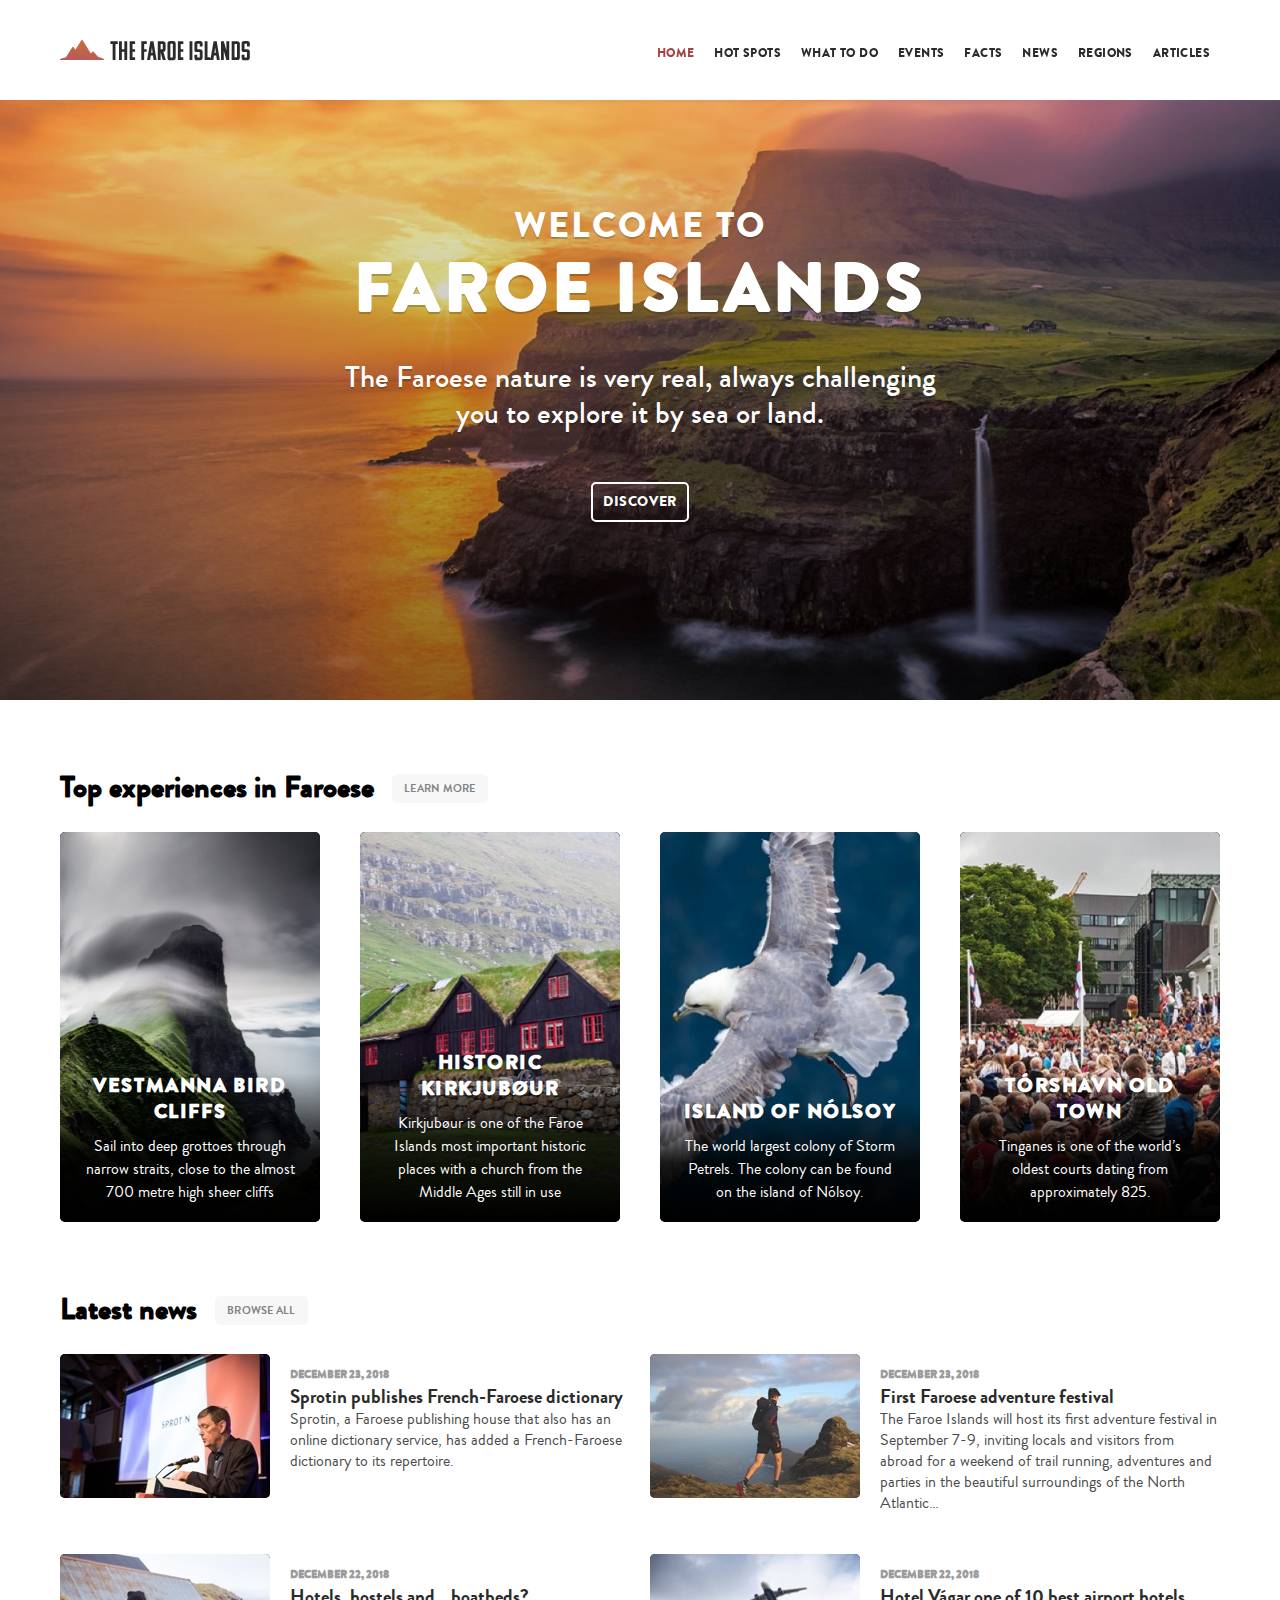
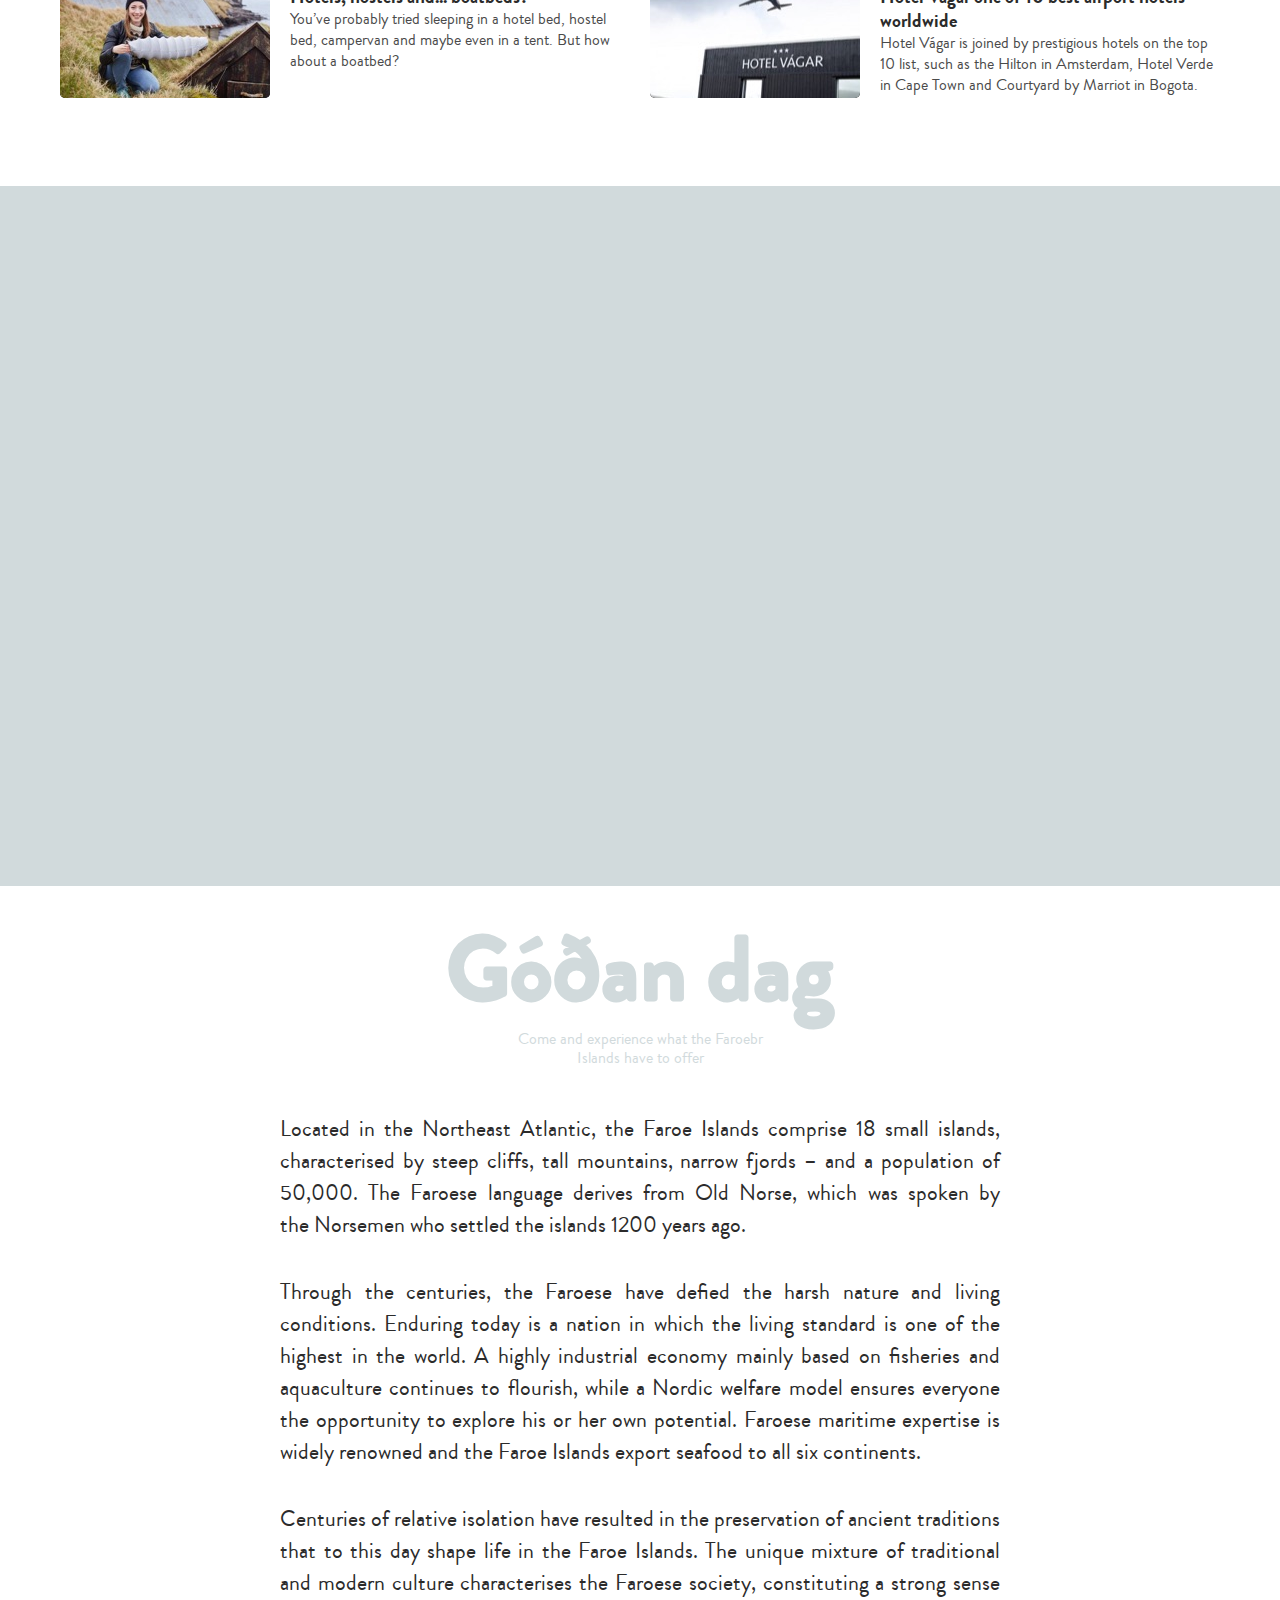
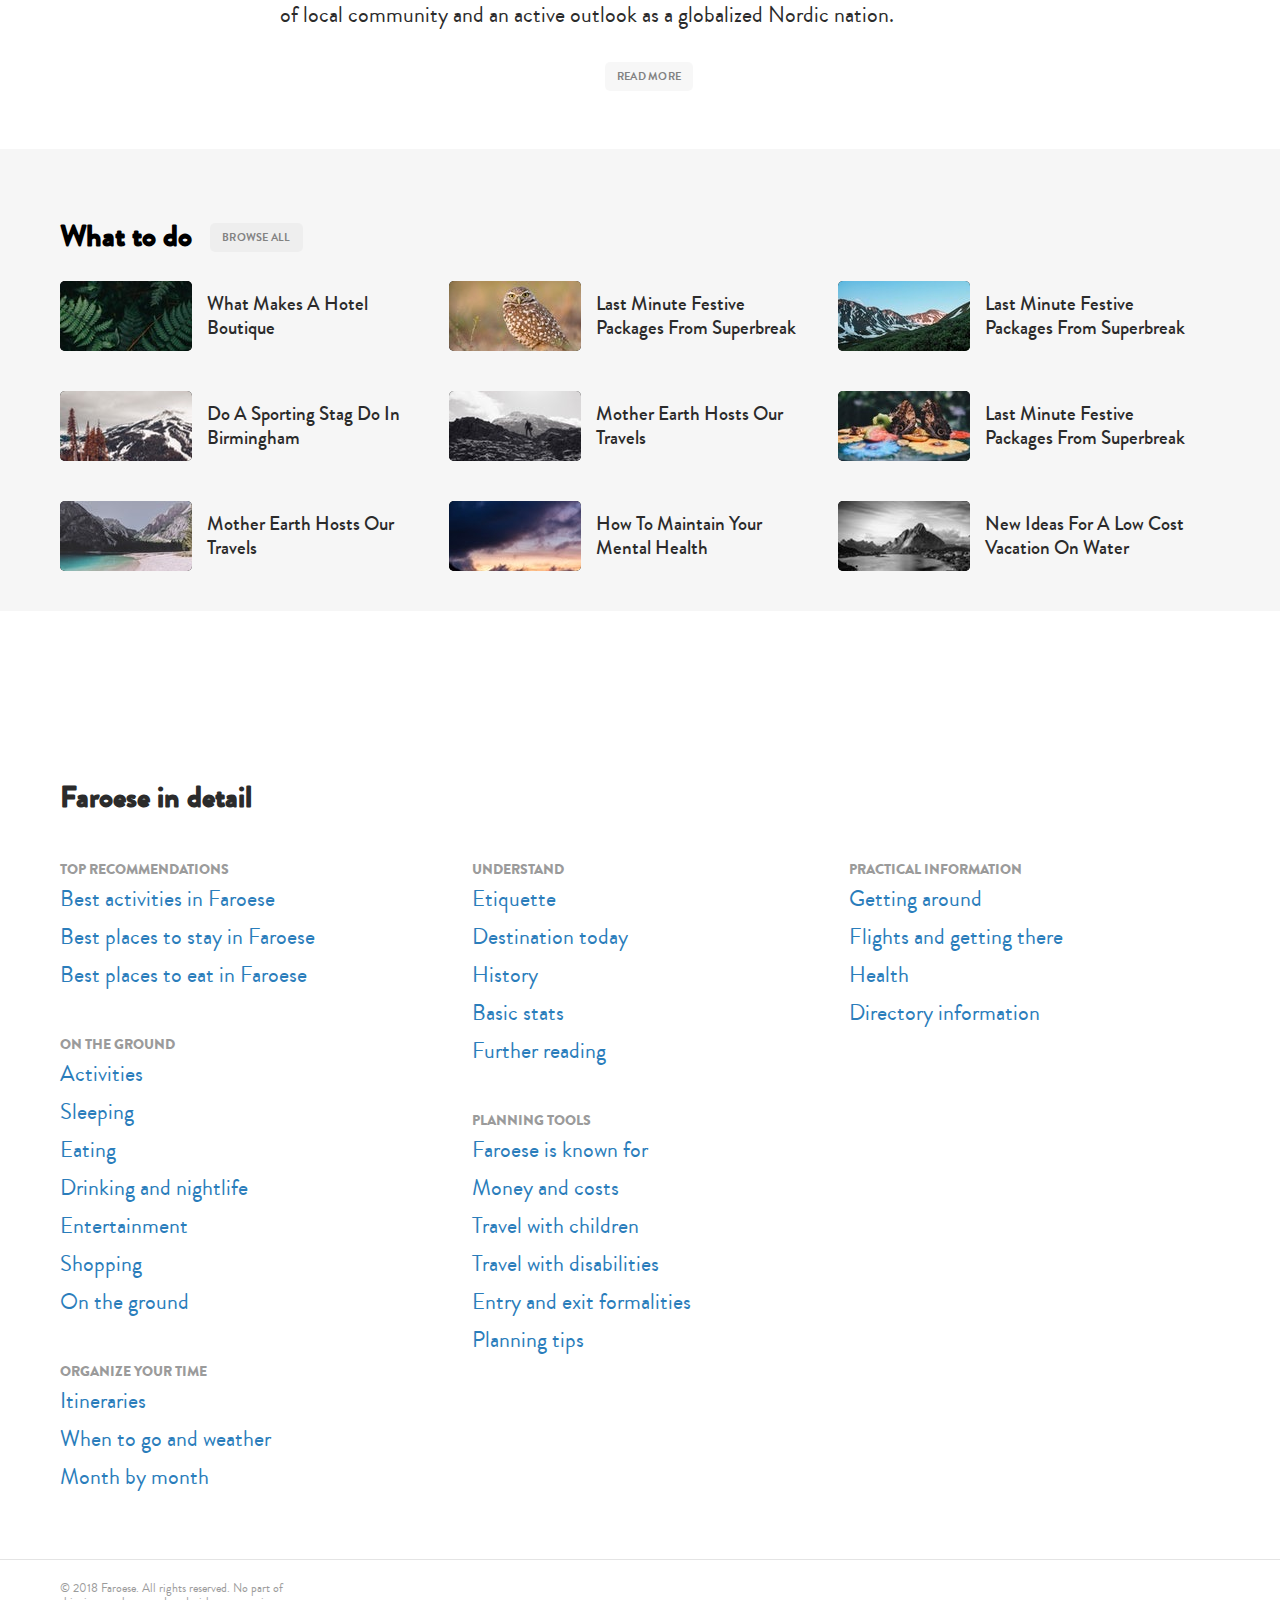
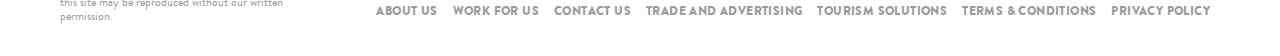
<file: index.html>
<!DOCTYPE html>
<html lang="en">
<head>
    <meta charset="UTF-8">
    <title>The Faroe Islands</title>
    <link rel="stylesheet" href="css/normalize.css"> 
    <link rel="stylesheet" href="css/style.css">
    <link rel="stylesheet" href="fonts/stylesheet.css">
    <link rel="stylesheet" href="css/media.css">
    <link rel="stylesheet" href="font-awesome/css/font-awesome.min.css">
    <script src='https://api.mapbox.com/mapbox-gl-js/v0.44.2/mapbox-gl.js'></script>
    <link href='https://api.mapbox.com/mapbox-gl-js/v0.44.2/mapbox-gl.css' rel='stylesheet' />   
    <script type="text/javascript" src="js/jquery-3.3.1.min.js"></script>
    
   <script>
       $(document).ready(function(){
           $("#form-main").hide();

        $("#contact").click(function(){
            $("#form-main").show(3000);
    });
     
           $("#button_closed").click(function(){
            $("#form-main").hide(3000);
        });

       });
</script>


</head>
<body>
    <!--MODAL WINDOW-->
     
     <div class="form-main" id="form-main">
        <form action="andrei.minsk.1986@gmail.com" method="post" name="Contact form">
            <div class="title-form">
                <a href="#" class="button_closed" id="button_closed">&#x2715;</a>
            </div>
            <legend>Get in touch with us</legend>
            <div class="conteiner-form">
                <div class="user_data">
                    <input class="line-input" type="text" name="name" id="name" value="Name">
                    <input class="line-input" type="email" name="name" id="mail" value="Email">
                </div> 
                    <input class="line-input subject_position" type="text" name="Subject" id="Subject" value="Subject">
            <div class="textarea-conteiner">
                    <textarea class="textarea " name="comment" id="comment" cols="10" rows="10" >Message</textarea>         
                </div>
            </div>
          <button class="button_form" type="submit">SEND REQUEST</button>  
    </form>   
</div>
     
       
     
      <!-- MENU --->
      <div class="section_navbar">
          <div class="navbar">
                <div class="logo">
                   <a href="#"><img src="./images/logo.svg" alt="logo" title="logo"></a>
                </div>  
                              
                <ul class="menu">
                   <li class="color_link_active"><a href="#" title="Home">Home</a></li>
                   <li><a href="./pages/Hot_sports.html" title="Hot Spots">Hot Spots</a></li>
                   <li><a href="#" title="What to do">What to do</a></li>
                   <li><a href="#" title="Events">Events</a></li>
                   <li><a href="#" title="Facts">Facts</a></li>
                   <li><a href="#" title="News">News</a></li>
                   <li><a href="#" title="Regions">Regions</a></li>
                   <li><a href="#" title="Articles">Articles</a></li>
                </ul>
            </div>
      </div>
       <div class="section_hero">
           <div class="hero_title">
              <span>Welcome to</span>
               <h1>
                   Faroe Islands
               </h1>
               <p>The Faroese nature is very real, always challenging <br> you to explore it by sea or land.</p>
               <a href="#" class="button_discover" title="button_discover">discover</a>
           </div>
            <div class="section_hero_img" data-parallax='{"y": 230}'>
                
            </div>  
       </div>       
       <!---------- SECTION TOP EXPERIENCES  ---------->
        
        <div class="section_top_experiences">
            <div class="top_experiences">              
                <div class="conteiner_title">
                    <h2 >Top experiences in Faroese</h2>
                   <div class="button-conteiner"><a href="pages/Hot_sports.html" title="Learn more">Learn more</a></div>
                </div>
               <div class="link_gallery">
                   <div class="item_gallery">
                       <a href="#" title="VESTMANNA BIRD CLIFFS"><img src="./images/hotsport_gallery/hotspots_img9.jpg" alt="VESTMANNA BIRD CLIFFS" title="VESTMANNA BIRD CLIFFS">
                           <div class="text_item_gallery">
                               <h3>VESTMANNA BIRD CLIFFS</h3>
                               <p>Sail into deep grottoes through narrow straits, close to the almost 700 metre high sheer cliffs</p>
                           </div>
                       </a>                      
                   </div>
                   <div class="item_gallery">
                       <a href="#" title="HISTORIC KIRKJUBØUR"><img src="./images/hotsport_gallery/hotspots_img10.jpg" alt="HISTORIC KIRKJUBØUR" title="HISTORIC KIRKJUBØUR">
                           <div class="text_item_gallery">
                               <h3>HISTORIC KIRKJUBØUR</h3>
                               <p>Kirkjubøur is one of the Faroe Islands most important historic places with a church from the Middle Ages still in use</p>
                           </div>
                       </a>                      
                   </div>
                   <div class="item_gallery">
                       <a href="#" title="island of Nólsoy"><img src="./images/hotsport_gallery/hotspots_img11.jpg" alt="island of Nólsoy" title="island of Nólsoy">
                           <div class="text_item_gallery">
                               <h3>island of Nólsoy</h3>
                               <p>The world largest colony of Storm Petrels. The colony can be found on the island of Nólsoy.</p>
                           </div>
                       </a>                       
                   </div>
                   <div class="item_gallery">
                       <a href="#" title="TÓRSHAVN OLD TOWN"><img src="./images/hotsport_gallery/hotspots_img12.jpg" alt="TÓRSHAVN OLD TOWN" title="TÓRSHAVN OLD TOWN">
                           <div class="text_item_gallery">
                               <h3>TÓRSHAVN OLD TOWN</h3>
                               <p>Tinganes is one of the world’s oldest courts dating from approximately 825. </p>
                           </div>
                       </a>                      
                   </div>
               </div>
            </div>
        </div>  
    
     <!----    SECTION NEWS    ------>            
   
        <div class="section_news">
            <div class="news">             
                <div class="conteiner_title">
                    <h2>Latest news</h2>
                   <div class="button-conteiner"><a href="https://www.faroeislands.fo/the-big-picture/news/">Browse all</a></div>
                </div>
               <div class="news_block">                 
                    <div class="news_item">
                        <div class="news_foto">
                            <a href="#" title="Sprotin publishes French-Faroese dictionary">
                                <img src="./images/news_gallery/news_img1.jpg" alt="Sprotin publishes French-Faroese dictionary" title="Sprotin publishes French-Faroese dictionary">
                            </a>
                        </div>
                        <div class="news_info">
                            <h3>December 23, 2018</h3>
                            <a href="#" title="Sprotin publishes French-Faroese dictionary">
                                <span>Sprotin publishes French-Faroese dictionary</span>
                                <p>Sprotin, a Faroese publishing house that also has an online dictionary service, has added a French-Faroese dictionary to its repertoire.</p>
                            </a>
                        </div>
                    </div>
                    <div class="news_item">
                        <div class="news_foto">
                            <a href="#" title="First Faroese adventure festival">
                                <img src="./images/news_gallery/news_img3.jpg" alt="First Faroese adventure festival" title="First Faroese adventure festival">
                            </a>
                        </div>
                        <div class="news_info">
                            <h3>December 23, 2018</h3>
                            <a href="#" title="First Faroese adventure festival">
                                <span>First Faroese adventure festival</span>
                                <p>The Faroe Islands will host its first adventure festival in September 7-9, inviting locals and visitors from abroad for a weekend of trail running, adventures and parties in the beautiful surroundings of the North Atlantic…</p>
                            </a>
                        </div>
                    </div>                   
                    <div class="news_item">
                        <div class="news_foto">
                            <a href="#" title="Hotels, hostels and... boatbeds?">
                                <img src="./images/news_gallery/news_img2.jpg" alt="Hotels, hostels and... boatbeds?" title="Hotels, hostels and... boatbeds?">
                            </a>
                        </div>
                        <div class="news_info">
                            <h3>December 22, 2018</h3>
                            <a href="#" title="Hotels, hostels and... boatbeds?">
                                <span>Hotels, hostels and... boatbeds?</span>
                                <p>You’ve probably tried sleeping in a hotel bed, hostel bed, campervan and maybe even in a tent. But how about a boatbed? </p>
                            </a>
                        </div>
                    </div>                 
                    <div class="news_item">
                        <div class="news_foto">
                            <a href="#" title="Hotel Vágar">
                                <img src="./images/news_gallery/news_img4.jpg" alt="Hotel Vágar" title="Hotel Vágar">
                            </a>
                        </div>
                        <div class="news_info">
                            <h3>December 22, 2018</h3>
                            <a href="#" title="Hotel Vágar">
                                <span>Hotel Vágar one of 10 best airport hotels worldwide</span>
                                <p>Hotel Vágar is joined by prestigious hotels on the top 10 list, such as the Hilton in Amsterdam, Hotel Verde in Cape Town and Courtyard by Marriot in Bogota.</p>
                            </a>
                        </div>
                    </div>  
                </div>
            </div>
        </div>  

     <!------   MAPS   ------->  
       
       <div class="map" id="map">
           
       </div>
       
       
    <!----  SECTION ABOUT  ----->    
       
       <div class="section_about">   
           <div class="about">
               <h2>Góðan dag</h2>
               <span>Come and experience what the Faroebr <br> Islands have to offer</span>

                <p>Located in the Northeast Atlantic, the Faroe Islands comprise 18 small islands, characterised by steep cliffs, tall mountains, narrow fjords – and a population of 50,000. The Faroese language derives from Old Norse, which was spoken by the Norsemen who settled the islands 1200 years ago.</p>

                <p>Through the centuries, the Faroese have defied the harsh nature and living conditions. Enduring today is a nation in which the living standard is one of the highest in the world. A highly industrial economy mainly based on fisheries and aquaculture continues to flourish, while a Nordic welfare model ensures everyone the opportunity to explore his or her own potential. Faroese maritime expertise is widely renowned and the Faroe Islands export seafood to all six continents.</p>

                <p>Centuries of relative isolation have resulted in the preservation of ancient traditions that to this day shape life in the Faroe Islands. The unique mixture of traditional and modern culture characterises the Faroese society, constituting a strong sense of local community and an active outlook as a globalized Nordic nation.</p>
            
                <div class="button-conteiner">
                    <a href="#" title="Read more">Read more</a>
                </div>            
            </div>
        </div> 
              
      <!-------------------- WHAT TO DO  ------------>
           
        <div class="section_what_to_do">          
            <div class="cell_item_gallery">
                <div class="conteiner_title">
                    <h2>What to do</h2>
                    <div class="button-conteiner"><a href="#" title="Browse all">Browse all</a></div>
                </div>               
                <div class="cell_item">
                    <div class="cell_section">
                       <a href="#" title="what to do"><img src="./images/what_to_do_gallery/whattodo_img1.jpg" alt="whattodo_img1" title="what to do"></a>
                   </div>
                   <div class="cell_data">
                       <a href="#" title="what to do"><span>What Makes A Hotel Boutique</span></a>
                   </div>
                </div>          
                <div class="cell_item">
                    <div class="cell_section">
                       <a href="#" title="what to do"><img src="./images/what_to_do_gallery/whattodo_img2.jpg" alt="whattodo_img2" title="what to do"></a>
                   </div>
                   <div class="cell_data">
                       <a href="#" title="what to do"><span>Last Minute Festive Packages From Superbreak</span></a>
                   </div>
                </div>                  
                <div class="cell_item">
                    <div class="cell_section">
                       <a href="#" title="what to do"><img src="./images/what_to_do_gallery/whattodo_img3.jpg" alt="whattodo_img3" title="what to do"></a>
                   </div>
                   <div class="cell_data">
                       <a href="#" title="what to do"><span>Last Minute Festive Packages From Superbreak</span></a>
                   </div>
                </div>                                 
                <div class="cell_item">
                    <div class="cell_section">
                       <a href="#" title="what to do"><img src="./images/what_to_do_gallery/whattodo_img4.jpg" alt="whattodo_img4" title="what to do"></a>
                   </div>
                   <div class="cell_data">
                       <a href="#" title="what to do"><span>Do A Sporting Stag Do In Birmingham</span></a>
                   </div>
                </div>                   
                <div class="cell_item">
                    <div class="cell_section">
                       <a href="#" title="what to do"><img src="./images/what_to_do_gallery/whattodo_img5.jpg" alt="whattodo_img5" title="what to do"></a>
                   </div>
                   <div class="cell_data">
                       <a href="#" title="what to do"><span>Mother Earth Hosts Our Travels</span></a>
                   </div>
                </div>            
                <div class="cell_item">
                    <div class="cell_section">
                       <a href="#" title="what to do"><img src="./images/what_to_do_gallery/whattodo_img6.jpg" alt="whattodo_img6" title="what to do"></a>
                   </div>
                   <div class="cell_data">
                       <a href="#" title="what to do"><span>Last Minute Festive Packages From Superbreak</span></a>
                   </div>
                </div>                   
                <div class="cell_item">
                    <div class="cell_section">
                       <a href="#" title="what to do"><img src="./images/what_to_do_gallery/whattodo_img7.jpg" alt="whattodo_img7" title="what to do"></a>
                   </div>
                   <div class="cell_data">
                       <a href="#" title="what to do"><span>Mother Earth Hosts Our Travels</span></a>
                   </div>
                </div>                    
                <div class="cell_item">
                    <div class="cell_section">
                       <a href="#" title="what to do"><img src="./images/what_to_do_gallery/whattodo_img8.jpg" alt="whattodo_img8" title="what to do"></a>
                   </div>
                   <div class="cell_data">
                       <a href="#" title="what to do"><span>How To Maintain Your Mental Health</span></a>
                   </div>
                </div>                    
                <div class="cell_item">
                    <div class="cell_section">
                       <a href="#" title="what to do"><img src="./images/what_to_do_gallery/whattodo_img9.jpg" alt="whattodo_img9" title="what to do"></a>
                   </div>
                   <div class="cell_data">
                       <a href="#" title="what to do"><span>New Ideas For A Low Cost Vacation On Water</span></a>
                   </div>
                </div>    
                </div>      
           </div>
     
    <!---   SECTION FAROE DETAIL  ----->   
              
       <div class="section_faroese_detail">
           <div class="faroese_detail">
               <h2>Faroese in detail</h2>
               <div class="main_detail_link_block"> 
                <ul class="detail_link_block">
                   <li>Top recommendations</li>
                   <li><a href="#" title="Best activities in Faroese">Best activities in Faroese<span>&#129106;</span></a></li>
                   <li><a href="#" title="Best places to stay in Faroese">Best places to stay in Faroese<span>&#129106;</span></a> </li>
                   <li><a href="#" title="Best places to eat in Faroese">Best places to eat in Faroese <span>&#129106;</span></a></li>
               </ul>               
               <ul class="detail_link_block">
                   <li>On the ground</li>
                   <li><a href="#" title="Activities">Activities<span>&#129106;</span></a></li>
                   <li><a href="#" title="Sleeping">Sleeping <span>&#129106;</span></a></li>
                   <li><a href="#" title="Eating">Eating <span>&#129106;</span></a></li>
                   <li><a href="#" title="Drinking and nightlife ">Drinking and nightlife <span>&#129106;</span></a></li>
                   <li><a href="#" title="Entertainment">Entertainment <span>&#129106;</span></a></li>
                   <li><a href="#" title="Shopping">Shopping <span>&#129106;</span></a></li>
                   <li><a href="#" title="On the ground">On the ground <span>&#129106;</span></a></li>
               </ul>              
               <ul class="detail_link_block">
                   <li>Organize your time</li>
                   <li><a href="#" title="Itineraries">Itineraries<span>&#129106;</span></a></li>
                   <li><a href="#" title="When to go and weather">When to go and weather<span>&#129106;</span></a> </li>
                   <li><a href="#" title="Month by month">Month by month<span>&#129106;</span></a></li>
               </ul>              
               <ul class="detail_link_block">
                   <li>Understand</li>
                   <li><a href="#" title="Etiquette">Etiquette<span>&#129106;</span></a></li>
                   <li><a href="#" title="Destination today">Destination today<span>&#129106;</span></a></li>
                   <li><a href="#" title="History">History<span>&#129106;</span></a></li>
                   <li><a href="#" title="Basic stats">Basic stats<span>&#129106;</span></a> </li>
                   <li><a href="#" title="Further reading">Further reading<span>&#129106;</span></a></li>
               </ul>              
               <ul class="detail_link_block">
                   <li>Planning tools</li>
                   <li><a href="#" title="Faroese is known for">Faroese is known for<span>&#129106;</span></a></li>
                   <li><a href="#" title="Money and costs">Money and costs<span>&#129106;</span></a></li>
                   <li><a href="#" title="Travel with children">Travel with children<span>&#129106;</span></a></li>
                   <li><a href="#" title="Travel with disabilities">Travel with disabilities<span>&#129106;</span></a></li>
                   <li><a href="#" title="Entry and exit formalities">Entry and exit formalities<span>&#129106;</span></a></li>
                   <li><a href="#" title="Planning tips">Planning tips<span>&#129106;</span></a></li>
               </ul>               
               <ul class="detail_link_block">
                   <li>Practical information<span>&#129106;</span></li>
                   <li><a href="#" title="Getting around">Getting around<span>&#129106;</span></a></li>
                   <li><a href="#" title="Flights and getting there">Flights and getting there<span>&#129106;</span></a></li>
                   <li><a href="#" title="Health">Health<span>&#129106;</span></a></li>
                   <li><a href="#" title="Directory information">Directory information<span>&#129106;</span></a></li>
               </ul>
               </div>
            </div>   
       </div>
             
    <!---   SECTION FOOTER  ----->                                 

       <div class="section_footer">
           <div class="navbar_footer">
                <div class="copyright_footer">
                    <p>&copy; 2018 Faroese. All rights reserved. No part of this site may be reproduced without our written permission.</p>
                </div>   
                <ul class="menu_footer">
                   <li><a href="#" title="About us">About us</a></li>
                   <li><a href="#" title="Work for Us">Work for Us</a></li>
                   <li><a href="#" title="Contact us" id="contact" >Contact us</a></li>
                   <li><a href="#" title="Trade and advertising">Trade and advertising</a></li>
                   <li><a href="#" title="Tourism Solutions">Tourism Solutions</a></li>
                   <li><a href="#" title="Terms & conditions">Terms &amp; conditions</a></li>
                   <li><a href="#" title="Privacy policy">Privacy policy</a></li>
                </ul>
           </div>
       </div>

  
  
  
   
    <script type="text/javascript" src="js/jquery-3.3.1.min.js"></script>
    <script type="text/javascript" src="js/jquery.easing.1.3.js"></script> <!--старая версия -->
    <script type="text/javascript" src="js/jquery.parallax-scroll.js"></script>  <!--подключение паралакс эффекта -->
    <script>
        mapboxgl.accessToken = 'pk.eyJ1IjoiYW5kcmVpLW1pbnNrLTE5ODYiLCJhIjoiY2pocDRkMjRuMTFtcTNkanluNmM5ZG0xZSJ9.J3_9jtGEnxmJ7TF6t95O_w';
        var map = new mapboxgl.Map({
        container: 'map',
        style: 'mapbox://styles/andrei-minsk-1986/cjhp4owyz1tx72rmkfw4mkau1',
        center: [-6.665,61.898],
        zoom: 7.7,
        });
        map.addControl(new mapboxgl.NavigationControl());
        map.scrollZoom.disable();
 
    </script>
</body>
</html>
</file>
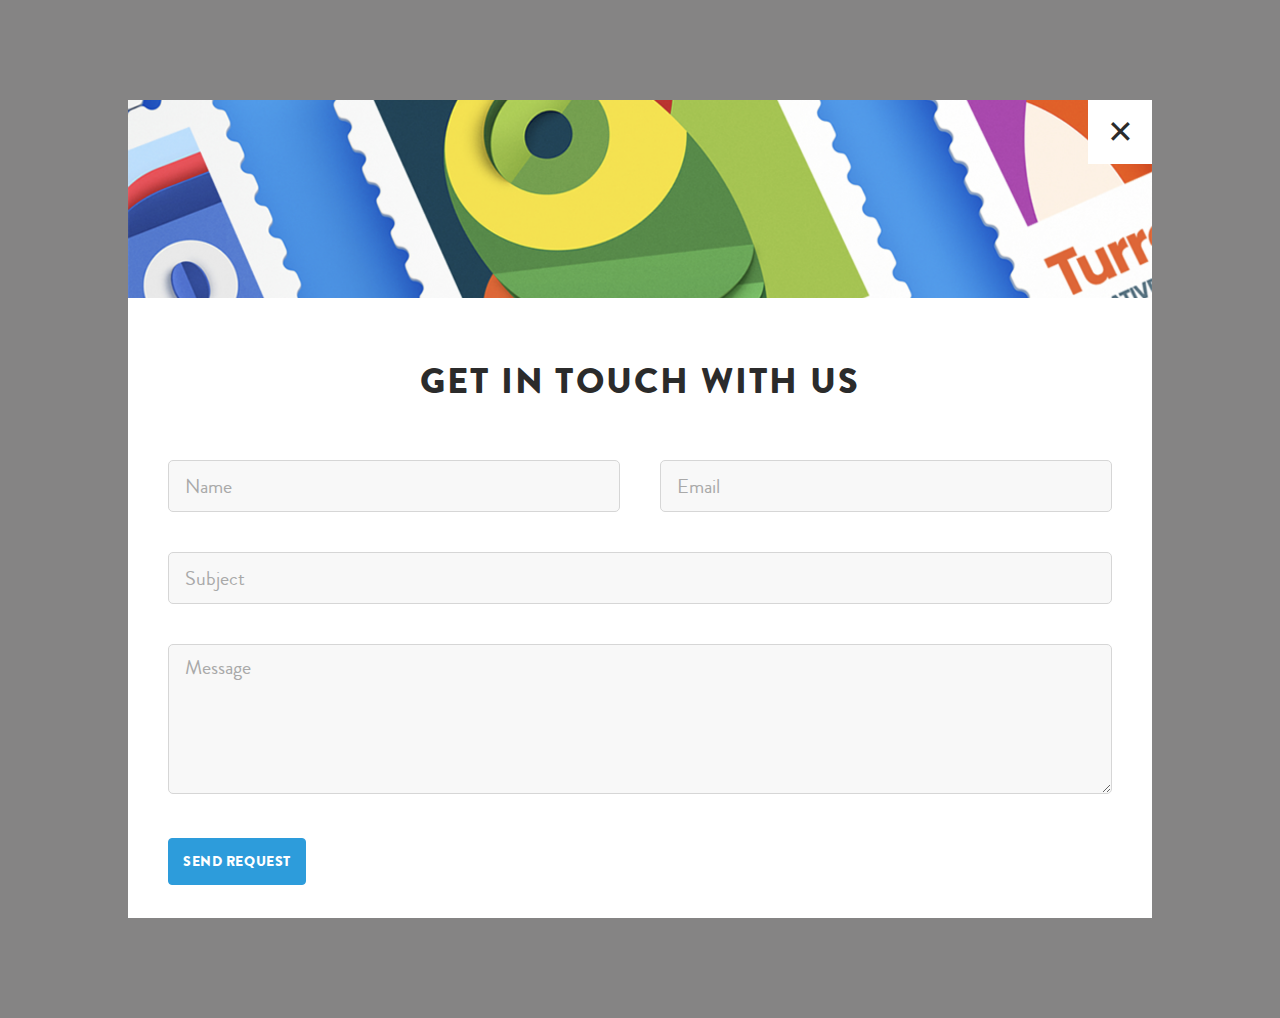
<file: pages/Contact_form.html>
<!DOCTYPE html>
<html lang="en">
<head>
    <meta charset="UTF-8">
    <link rel="stylesheet" href="../css/normalize.css">
    <link rel="stylesheet" href="../css/style.css">
    <link rel="stylesheet" href="../fonts/stylesheet.css">
    <title>Contact form</title>
    <style>
        * {
            padding: 0;
            margin: 0;
        }
        body {
            background: rgba(113, 112, 112, 0.86);
           
        }
        
        .form-main {
            width: 100%;
        }
        
        
        form {
            max-width: 1024px;
            height: 818px;
            margin: 100px auto;
            background-color: #FFFFFF;
        }
        
        
        .title-form {
            background-image: url(../images/form_img.png);
            background-size: cover;
            background-position: center;
            width: 100%;
            height: 198px;
            display: flex;
            justify-content: flex-end;
            align-content: center;
            
        }
        
        
        .button_closed {
           
            font-size: 32px;
            font-weight: 100;
            width: 64px;
            height: 64px; 
            background-color: #FFFFFF;
            display: flex;
            justify-content: center;
            align-items: center;
            text-decoration: none; 
            color: #2B2B2B; 
        }
        
        
        legend {
            text-align: center;
            margin: 58px auto 52px;
            font-family: 'brandon_grotesqueblack';
            line-height: 52px;
            font-size: 36px;
            letter-spacing: 2.2px;
            text-transform: uppercase;
            color: #2B2B2B; 
        }

        
        .conteiner-form {
            padding: 0 40px 0;
           
        }
    
        .user_data {
            display: flex;
            justify-content: space-between;
        }
        
        
        .line-input {
            display: block;
            height: 52px;
            width: 100%;
            padding-left: 16px;
            background: #F8F8F8;
            border: 1px solid #D6D6D6;
            box-sizing: border-box;
            border-radius: 5px;
            font-family: 'brandon_grotesque_regularRg';
            line-height: 21px;
            font-size: 20px;
            color: #A9A9A9;
        }
        
        .line-input:first-child {
            margin-right: 40px;
        }
        
        .line-input:focus {
            
            background: #EDF9FF;
            border: 1px solid #2D9CDB;
            box-sizing: border-box;
            border-radius: 5px;
        } 
        
      
        
        .subject_position {
            width: 100%;
            height: 52px;
            margin: 40px 0;
        }
    
        
     
        .textarea {
            min-height: 150px;
            min-width: 100px;
            max-width: 100%;
            max-height: 150px;
            background: #F8F8F8;
            border: 1px solid #D6D6D6;
            box-sizing: border-box;
            border-radius: 5px;
             
            height: 150px;
            line-height: 21px;
            font-size: 20px;
            font-family: 'brandon_grotesque_regularRg';
            color: #A9A9A9;   
            padding-left: 16px;
            padding-top: 12px;
            z-index: 1;
        }
        
        
        .textarea:focus {
            background: #EDF9FF;
            border: 1px solid #2D9CDB;
            box-sizing: border-box;
            border-radius: 5px;
         
        } 
        
        .button_form {
            display: block;
            margin-top: 40px;
            margin-left: 40px;
            border: 1px solid #2D9CDB;
            background-color: #2D9CDB;
            border-radius: 4px;
            font-family: 'brandon_grotesqueblack';
            line-height: normal;
            font-size: 14px;
            text-align: center;
            letter-spacing: 0.57px;
            text-transform: uppercase;
            color: #FFFFFF;
            padding: 12px 14px;
            cursor: pointer;
        }
        
       
        
        
        
        @media (max-width: 720px) {
            
             form {
            width: 100%;
            height: 818px;
            margin: 100px auto;
            background-color: #FFFFFF;
        }
        
            
        .title-form {
            background-image: url(../images/form_img.png);
            background-size: cover;
            background-position: center;
            width: 100%;
            height: 198px;
            display: flex;
            justify-content: flex-end;
            align-content: center;      
        }
            
            
            .line-input {
            display: block;
            height: 52px;
            width: 100%;
            padding-left: 16px;
            background: #F8F8F8;
            border: 1px solid #D6D6D6;
            box-sizing: border-box;
            border-radius: 5px;
            font-family: 'brandon_grotesque_regularRg';
            line-height: 21px;
            font-size: 20px;
            color: #A9A9A9;
        }
        
        
        .line-input:focus {
            
            background: #EDF9FF;
            border: 1px solid #2D9CDB;
            box-sizing: border-box;
            border-radius: 5px;
        } 
        
        
        .subject_position {
            width: 100%;
            height: 52px;
            margin: 40px 0;
        }
    
        
     
        .textarea {
            min-height: 100px;
            min-width: 100px;
            max-width: 100%;
            max-height: 150px;
            background: #F8F8F8;
            border: 1px solid #D6D6D6;
            box-sizing: border-box;
            border-radius: 5px;
            
            height: 150px;
            line-height: 21px;
            font-size: 20px;
            font-family: 'brandon_grotesque_regularRg';
            color: #A9A9A9;   
            padding-left: 16px;
            padding-top: 12px;
            z-index: 1;
        }
            
        }
    
        
        
        @media (max-width: 460px) {
            
             form {
            max-width: 1024px;
            height: 818px;
            margin: 0;
            background-color: #FFFFFF;
        }
        
        .title-form {
          
            width: 100%;
           
            
        }
 
        legend {
           
            line-height: 32px;
            font-size: 26px;
            margin-bottom: 40px;
            
        }

        
        .conteiner-form {
            padding: 0 20px 0;
           
        }
    
        .user_data {
            display: flex;
            flex-direction: column;
        }
        
        
        .line-input {
            margin-bottom: 20px;
        }

        .subject_position {
           
            margin: 0 0 20px;
        }
    
        
     
     
        
        .textarea:focus {
            background: #EDF9FF;
            border: 1px solid #2D9CDB;
            box-sizing: border-box;
            border-radius: 5px;
         
        } 
        
        .button_form {
           margin: 20px auto 20px 20px;
            
            
            
        }
            
        }
        
        
        
       
    </style>
</head>
<body>
  
   <div class="form-main">
        <form action="andrei.minsk.1986@gmail.com" method="post" name="Contact form" >
            <div class="title-form">
                <a href="#" class="button_closed">&#x2715;</a>
            </div>
            <legend>Get in touch with us</legend>
            <div class="conteiner-form">
                <div class="user_data">
                    <input class="line-input" type="text" name="name" id="name" value="Name">
                    <input class="line-input" type="email" name="name" id="mail" value="Email">
                </div> 
                    <input class="line-input subject_position" type="text" name="Subject" id="Subject" value="Subject">
            <div class="textarea-conteiner">
                    <textarea class="textarea " name="comment" id="comment" cols="10" rows="10" >Message</textarea>         
                </div>
            </div>
          <button class="button_form" type="submit">SEND REQUEST</button>  
    </form>
    
</div>
</body>
</html>
</file>
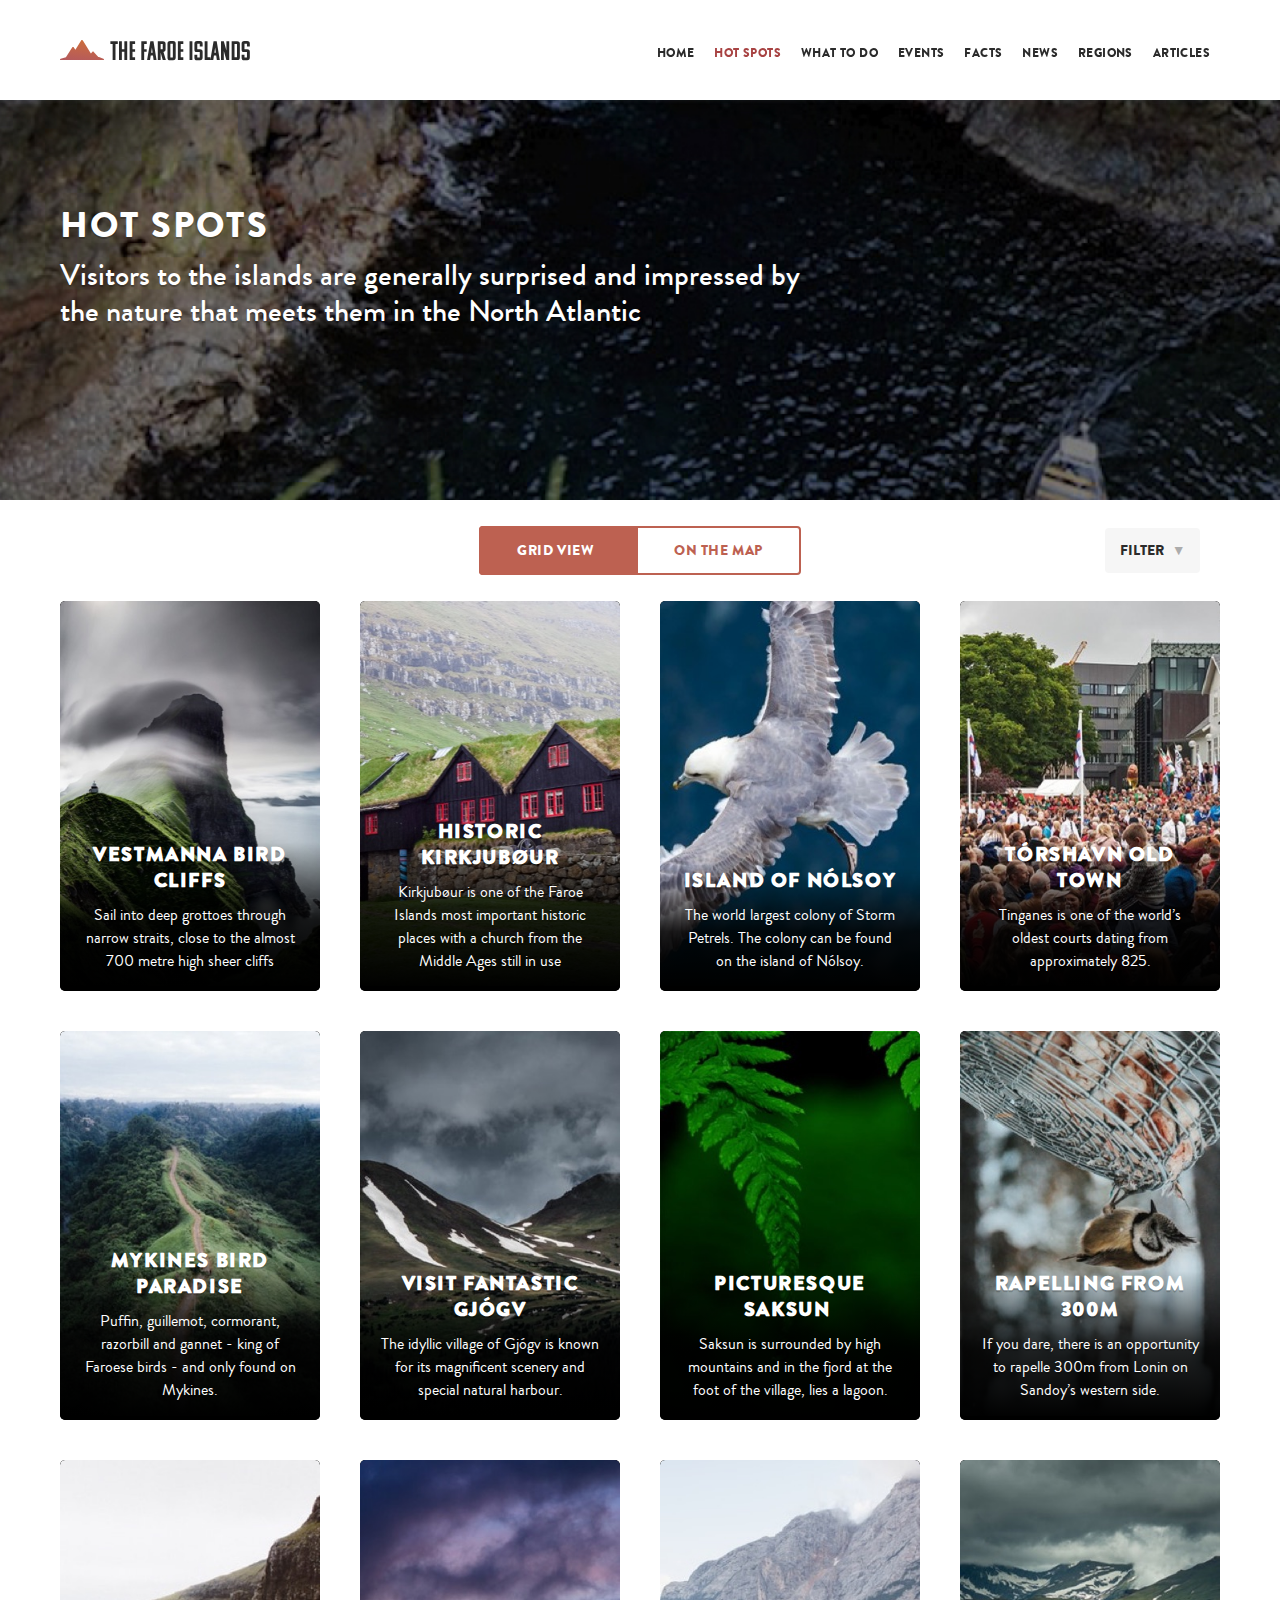
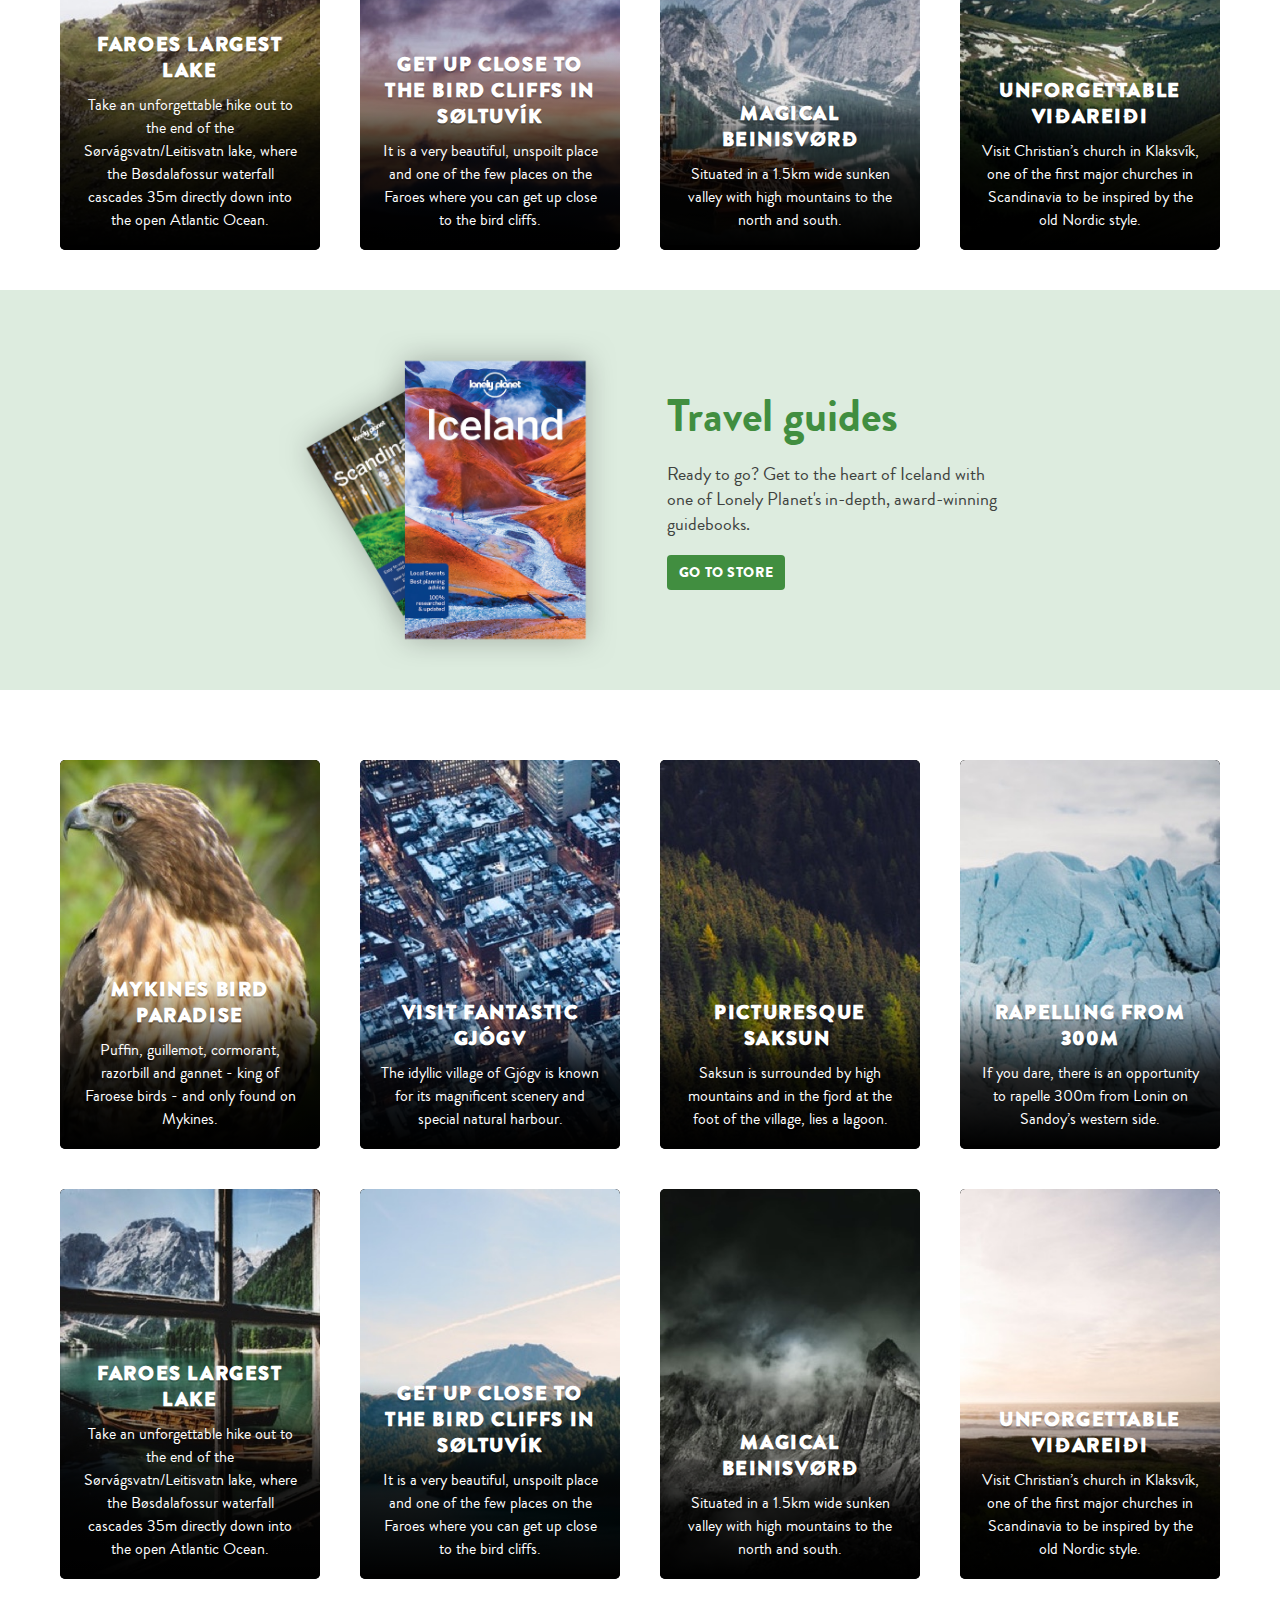
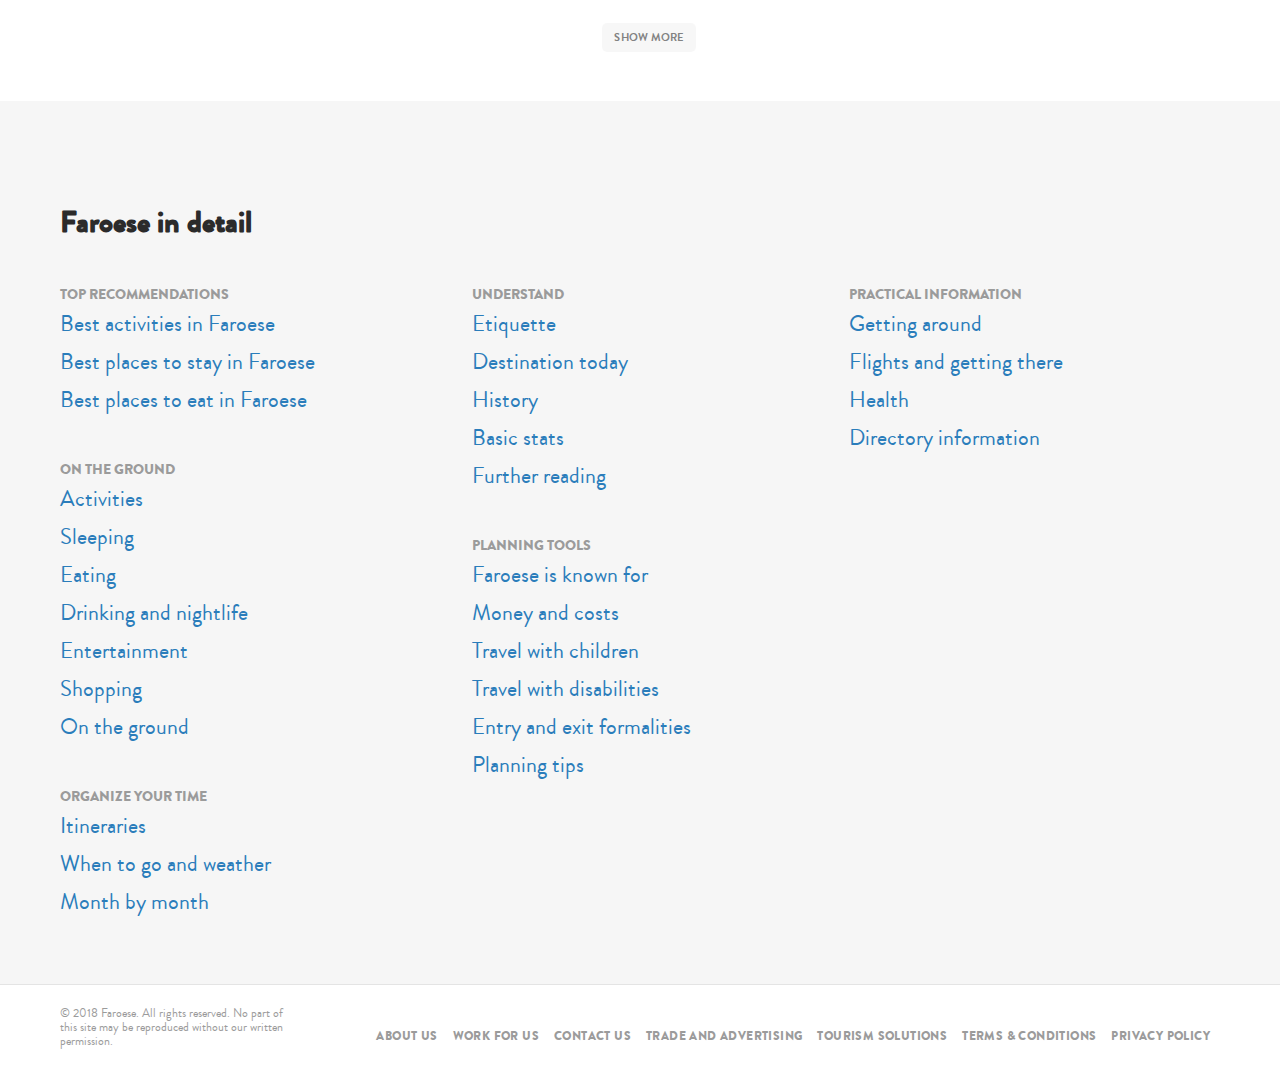
<file: pages/Hot_sports.html>
<!DOCTYPE html>
<html lang="en">
<head>
    <meta charset="UTF-8">
    <title>Hot_sports</title>
    <link rel="stylesheet" href="../css/normalize.css"> 
    <link rel="stylesheet" href="../css/style.css">
    <link rel="stylesheet" href="../fonts/stylesheet.css">
    <link rel="stylesheet" href="../font-awesome/css/font-awesome.min.css">
    
</head>
<body>
   
<!-- MENU --->
    <div class="section_navbar">
      <div class="navbar">
            <div class="logo">
               <a href="../index.html"><img src="../images/logo.svg" alt="logo" title="logo"></a>
            </div>                
            <ul class="menu">
               <li><a href="../index.html" title="Home">Home</a></li>
               <li class="color_link_active"><a href="#" title="Hot Spots">Hot Spots</a></li>
               <li><a href="#" title="What to do">What to do</a></li>
               <li><a href="#" title="Events">Events</a></li>
               <li><a href="#" title="Facts">Facts</a></li>
               <li><a href="#" title="News">News</a></li>
               <li><a href="#" title="Regions">Regions</a></li>
               <li><a href="#" title="Articles">Articles</a></li>
            </ul>
        </div>
    </div>       
  
       <!--   SECTION HERO ---->
       
       <div class="section_hero_hot_sports">
          <div class="section_allign">
              <div class="hero_title hot_sports">
                  <span>Hot Spots</span>
                   <p>Visitors to the islands are generally surprised and impressed by the nature that meets them in the North Atlantic</p>
              </div>
          </div>  
       </div>
     

       
       <!---------- SECTION HOT SPORT  ---------->

        
        <div class="section_top_experiences">
            <div class="top_experiences">              
               <div class="selection_button_menu">
                    <div class="button_grid_view">
                        <span>
                             grid view
                        </span>
                        <a href="./Hot_sports_on_map.html" title="on the map">
                            on the map
                        </a>
                    </div> 
               </div> 
                <div class="menu_filter">
                    <a href="#" class="button filter">filter<span>&#9660;</span></a>               
                    <div class="submenu_filter">
                        <a href="#" title="OUTDOORS">OUTDOORS</a>
                        <a href="#" title="INDOORS">INDOORS</a>
                        <a href="#" title="ACTIVITIES">ACTIVITIES</a>
                        <a href="#" title="MUSEUMS">MUSEUMS</a>
                        <a href="#" title="FISHING">FISHING</a>
                    </div>
                </div>            
               <div class="link_gallery_hot_sport">
                   <div class="item_gallery">
                       <a href="#" title="VESTMANNA BIRD CLIFFS"><img src="../images/hotsport_gallery/hotspots_img9.jpg" alt="VESTMANNA BIRD CLIFFS" title="VESTMANNA BIRD CLIFFS">
                           <div class="text_item_gallery">
                               <h3>VESTMANNA BIRD CLIFFS</h3>
                               <p>Sail into deep grottoes through narrow straits, close to the almost 700 metre high sheer cliffs</p>
                           </div>
                       </a>                      
                   </div>
                   <div class="item_gallery">
                       <a href="#" title="HISTORIC KIRKJUBØUR"><img src="../images/hotsport_gallery/hotspots_img10.jpg" alt="HISTORIC KIRKJUBØUR" title="HISTORIC KIRKJUBØUR">
                           <div class="text_item_gallery">
                               <h3>HISTORIC KIRKJUBØUR</h3>
                               <p>Kirkjubøur is one of the Faroe Islands most important historic places with a church from the Middle Ages still in use</p>
                           </div>
                       </a>                      
                   </div>
                   <div class="item_gallery">
                       <a href="#" title="island of Nólsoy"><img src="../images/hotsport_gallery/hotspots_img11.jpg" alt="island of Nólsoy" title="island of Nólsoy">
                           <div class="text_item_gallery">
                               <h3>island of Nólsoy</h3>
                               <p>The world largest colony of Storm Petrels. The colony can be found on the island of Nólsoy.</p>
                           </div>
                       </a>                       
                   </div>
                   <div class="item_gallery">
                       <a href="#" title="TÓRSHAVN OLD TOWN"><img src="../images/hotsport_gallery/hotspots_img12.jpg" alt="TÓRSHAVN OLD TOWN" title="TÓRSHAVN OLD TOWN">
                           <div class="text_item_gallery">
                               <h3>TÓRSHAVN OLD TOWN</h3>
                               <p>Tinganes is one of the world’s oldest courts dating from approximately 825. </p>
                           </div>
                       </a>                      
                   </div>
               </div>           
               <div class="link_gallery_hot_sport">
                   <div class="item_gallery">
                       <a href="#" title="MYKINES BIRD PARADISE"><img src="../images/hotsport_gallery/hotspots_img13.jpg" alt="MYKINES BIRD PARADISE" title="MYKINES BIRD PARADISE">
                           <div class="text_item_gallery">
                               <h3>MYKINES BIRD PARADISE</h3>
                               <p>Puffin, guillemot, cormorant, razorbill and gannet - king of Faroese birds - and only found on Mykines.</p>
                           </div>
                       </a>                       
                   </div>
                   <div class="item_gallery">
                       <a href="#" title="VISIT FANTASTIC GJÓGV"><img src="../images/hotsport_gallery/hotspots_img14.jpg" alt="VISIT FANTASTIC GJÓGV" title="VISIT FANTASTIC GJÓGV">
                           <div class="text_item_gallery">
                               <h3>VISIT FANTASTIC GJÓGV</h3>
                               <p>The idyllic village of Gjógv is known for its magnificent scenery and special natural harbour. </p>
                           </div>
                       </a>  
                   </div>
                   <div class="item_gallery">
                       <a href="#" title="PICTURESQUE SAKSUN"><img src="../images/hotsport_gallery/hotspots_img15.jpg" alt="PICTURESQUE SAKSUN" title="PICTURESQUE SAKSUN">
                           <div class="text_item_gallery">
                               <h3>PICTURESQUE SAKSUN </h3>
                               <p>Saksun is surrounded by high mountains and in the fjord at the foot of the village, lies a lagoon. </p>
                           </div>
                       </a>                      
                   </div>
                   <div class="item_gallery">
                       <a href="#" title="RAPELLING FROM 300M"><img src="../images/hotsport_gallery/hotspots_img16.jpg" alt="RAPELLING FROM 300M" title="RAPELLING FROM 300M">
                           <div class="text_item_gallery">
                               <h3>RAPELLING FROM 300M</h3>
                               <p>If you dare, there is an opportunity to rapelle 300m from Lonin on Sandoy’s western side.</p>
                           </div>
                       </a>  
                   </div>
               </div>
               
               <div class="link_gallery_hot_sport">
                   <div class="item_gallery">
                       <a href="#" title="FAROES LARGEST LAKE"><img src="../images/hotsport_gallery/hotspots_img17.jpg" alt="FAROES LARGEST LAKE" title="FAROES LARGEST LAKE">
                           <div class="text_item_gallery">
                               <h3>FAROES LARGEST LAKE</h3>
                               <p>Take an unforgettable hike out to the end of the Sørvágsvatn/Leitisvatn lake, where the Bøsdalafossur waterfall cascades 35m directly down into the open Atlantic Ocean.</p>
                           </div>
                       </a>   
                   </div>
                   <div class="item_gallery">
                       <a href="#" title="BIRD CLIFFS"><img src="../images/hotsport_gallery/hotspots_img18.jpg" alt="BIRD CLIFFS" title="BIRD CLIFFS">
                           <div class="text_item_gallery">
                               <h3>GET UP CLOSE TO THE BIRD CLIFFS IN SØLTUVÍK</h3>
                               <p>It is a very beautiful, unspoilt place and one of the few places on the Faroes where you can get up close to the bird cliffs.</p>
                           </div>
                       </a>
                       
                   </div>
                   <div class="item_gallery">
                       <a href="#" title="MAGICAL BEINISVØRÐ"><img src="../images/hotsport_gallery/hotspots_img19.jpg" alt="MAGICAL BEINISVØRÐ" title="MAGICAL BEINISVØRÐ">
                           <div class="text_item_gallery">
                               <h3>MAGICAL BEINISVØRÐ</h3>
                               <p>Situated in a 1.5km wide sunken valley with high mountains to the north and south.</p>
                           </div>
                       </a> 
                   </div>
                   <div class="item_gallery">
                       <a href="#" title="UNFORGETTABLE VIÐAREIÐI"><img src="../images/hotsport_gallery/hotspots_img20.jpg" alt="UNFORGETTABLE VIÐAREIÐI" title="UNFORGETTABLE VIÐAREIÐI">
                           <div class="text_item_gallery">
                               <h3>UNFORGETTABLE VIÐAREIÐI</h3>
                               <p>Visit Christian’s church in Klaksvík, one of the first major churches in Scandinavia to be inspired by the old Nordic style.</p>
                           </div>
                       </a> 
                   </div>
               </div>
            </div>
        </div>  

     <!------   Travel guides   ------->  
       
       <div class="travel_guides">
           <div class="section_travel_guides">
               <div class="img_travel_guides">
                   <img src="../images/Travel_guides.png" alt="Travel guides" title="Travel guides">
               </div>
               <div class="info_block_travel_guides">
                   <span>Travel guides</span>
                   <p>Ready to go? Get to the heart of Iceland with one of Lonely Planet's in-depth, award-winning guidebooks.</p>
               <div class="button_travel_guides"><a href="https://visitfaroeislands.com/content/uploads/2017/09/tg_uk2018.compressed.pdf" target="_blank" title="Travel guides">GO TO STORE</a></div>
               </div>
           </div>   
       </div>

     <!---------- SECTION TOP EXPERIENCES  ---------->
   
        <div class="section_top_experiences">
            <div class="top_experiences">
               <div class="link_gallery_hot_sport">
                   <div class="item_gallery">
                       <a href="#" title="MYKINES BIRD PARADISE"><img src="../images/hotsport_gallery/hotspots_img1.jpg" alt="MYKINES BIRD PARADISE" title="MYKINES BIRD PARADISE">
                           <div class="text_item_gallery">
                               <h3>MYKINES BIRD PARADISE</h3>
                               <p>Puffin, guillemot, cormorant, razorbill and gannet - king of Faroese birds - and only found on Mykines.</p>
                           </div>
                       </a>                       
                   </div>
                   <div class="item_gallery">
                       <a href="#" title="VISIT FANTASTIC GJÓGV"><img src="../images/hotsport_gallery/hotspots_img2.jpg" alt="VISIT FANTASTIC GJÓGV" title="VISIT FANTASTIC GJÓGV">
                           <div class="text_item_gallery">
                               <h3>VISIT FANTASTIC GJÓGV</h3>
                               <p>The idyllic village of Gjógv is known for its magnificent scenery and special natural harbour. </p>
                           </div>
                       </a>  
                   </div>
                   <div class="item_gallery">
                       <a href="#" title="PICTURESQUE SAKSUN"><img src="../images/hotsport_gallery/hotspots_img3.jpg" alt="PICTURESQUE SAKSUN" title="PICTURESQUE SAKSUN">
                           <div class="text_item_gallery">
                               <h3>PICTURESQUE SAKSUN </h3>
                               <p>Saksun is surrounded by high mountains and in the fjord at the foot of the village, lies a lagoon. </p>
                           </div>
                       </a>                      
                   </div>
                   <div class="item_gallery">
                       <a href="#" title="RAPELLING FROM 300M"><img src="../images/hotsport_gallery/hotspots_img4.jpg" alt="RAPELLING FROM 300M" title="RAPELLING FROM 300M">
                           <div class="text_item_gallery">
                               <h3>RAPELLING FROM 300M</h3>
                               <p>If you dare, there is an opportunity to rapelle 300m from Lonin on Sandoy’s western side.</p>
                           </div>
                       </a>  
                   </div>    
               </div>               
               <div class="link_gallery_hot_sport">
                  <div class="item_gallery">
                       <a href="#" title="FAROES LARGEST LAKE"><img src="../images/hotsport_gallery/hotspots_img5.jpg" alt="FAROES LARGEST LAKE" title="FAROES LARGEST LAKE">
                           <div class="text_item_gallery">
                               <h3>FAROES LARGEST LAKE</h3>
                               <p>Take an unforgettable hike out to the end of the Sørvágsvatn/Leitisvatn lake, where the Bøsdalafossur waterfall cascades 35m directly down into the open Atlantic Ocean.</p>
                           </div>
                       </a>   
                   </div>
                   <div class="item_gallery">
                       <a href="#" title="BIRD CLIFFS"><img src="../images/hotsport_gallery/hotspots_img6.jpg" alt="BIRD CLIFFS" title="BIRD CLIFFS">
                           <div class="text_item_gallery">
                               <h3>GET UP CLOSE TO THE BIRD CLIFFS IN SØLTUVÍK</h3>
                               <p>It is a very beautiful, unspoilt place and one of the few places on the Faroes where you can get up close to the bird cliffs.</p>
                           </div>
                       </a>
                       
                   </div>
                   <div class="item_gallery">
                       <a href="#" title="MAGICAL BEINISVØRÐ"><img src="../images/hotsport_gallery/hotspots_img7.jpg" alt="MAGICAL BEINISVØRÐ" title="MAGICAL BEINISVØRÐ">
                           <div class="text_item_gallery">
                               <h3>MAGICAL BEINISVØRÐ</h3>
                               <p>Situated in a 1.5km wide sunken valley with high mountains to the north and south.</p>
                           </div>
                       </a> 
                   </div>
                   <div class="item_gallery">
                       <a href="#" title="UNFORGETTABLE VIÐAREIÐI"><img src="../images/hotsport_gallery/hotspots_img8.jpg" alt="UNFORGETTABLE VIÐAREIÐI" title="UNFORGETTABLE VIÐAREIÐI">
                           <div class="text_item_gallery">
                               <h3>UNFORGETTABLE VIÐAREIÐI</h3>
                               <p>Visit Christian’s church in Klaksvík, one of the first major churches in Scandinavia to be inspired by the old Nordic style.</p>
                           </div>
                       </a> 
                   </div>  
               </div>               
               <div class="button-conteiner position-button-conteiner">
                   <a href="#" title="show more">show more</a>
               </div>
            </div>
        </div>  

    <!---   SECTION FAROE DETAIL  ----->   
       
       
       <div class="section_faroese_detail_bg">
           <div class="faroese_detail">          
               <h2>Faroese in detail</h2>
               <div class="main_detail_link_block"> 
                <ul class="detail_link_block">
                   <li>Top recommendations</li>
                   <li><a href="#" title="Best activities in Faroese">Best activities in Faroese<span>&#129106;</span></a></li>
                   <li><a href="#" title="Best places to stay in Faroese">Best places to stay in Faroese<span>&#129106;</span></a> </li>
                   <li><a href="#" title="Best places to eat in Faroese">Best places to eat in Faroese <span>&#129106;</span></a></li>
               </ul>               
               <ul class="detail_link_block">
                   <li>On the ground</li>
                   <li><a href="#" title="Activities">Activities<span>&#129106;</span></a></li>
                   <li><a href="#" title="Sleeping">Sleeping <span>&#129106;</span></a></li>
                   <li><a href="#" title="Eating">Eating <span>&#129106;</span></a></li>
                   <li><a href="#" title="Drinking and nightlife ">Drinking and nightlife <span>&#129106;</span></a></li>
                   <li><a href="#" title="Entertainment">Entertainment <span>&#129106;</span></a></li>
                   <li><a href="#" title="Shopping">Shopping <span>&#129106;</span></a></li>
                   <li><a href="#" title="On the ground">On the ground <span>&#129106;</span></a></li>
               </ul>              
               <ul class="detail_link_block">
                   <li>Organize your time</li>
                   <li><a href="#" title="Itineraries">Itineraries<span>&#129106;</span></a></li>
                   <li><a href="#" title="When to go and weather">When to go and weather<span>&#129106;</span></a> </li>
                   <li><a href="#" title="Month by month">Month by month<span>&#129106;</span></a></li>
               </ul>              
               <ul class="detail_link_block">
                   <li>Understand</li>
                   <li><a href="#" title="Etiquette">Etiquette<span>&#129106;</span></a></li>
                   <li><a href="#" title="Destination today">Destination today<span>&#129106;</span></a></li>
                   <li><a href="#" title="History">History<span>&#129106;</span></a></li>
                   <li><a href="#" title="Basic stats">Basic stats<span>&#129106;</span></a> </li>
                   <li><a href="#" title="Further reading">Further reading<span>&#129106;</span></a></li>
               </ul>              
               <ul class="detail_link_block">
                   <li>Planning tools</li>
                   <li><a href="#" title="Faroese is known for">Faroese is known for<span>&#129106;</span></a></li>
                   <li><a href="#" title="Money and costs">Money and costs<span>&#129106;</span></a></li>
                   <li><a href="#" title="Travel with children">Travel with children<span>&#129106;</span></a></li>
                   <li><a href="#" title="Travel with disabilities">Travel with disabilities<span>&#129106;</span></a></li>
                   <li><a href="#" title="Entry and exit formalities">Entry and exit formalities<span>&#129106;</span></a></li>
                   <li><a href="#" title="Planning tips">Planning tips<span>&#129106;</span></a></li>
               </ul>               
               <ul class="detail_link_block">
                   <li>Practical information<span>&#129106;</span></li>
                   <li><a href="#" title="Getting around">Getting around<span>&#129106;</span></a></li>
                   <li><a href="#" title="Flights and getting there">Flights and getting there<span>&#129106;</span></a></li>
                   <li><a href="#" title="Health">Health<span>&#129106;</span></a></li>
                   <li><a href="#" title="Directory information">Directory information<span>&#129106;</span></a></li>
               </ul>
               </div>
            </div>   
       </div>
       
    
               
    <!---   SECTION FOOTER  ----->                                 

       <div class="section_footer">
           <div class="navbar_footer">
                <div class="copyright_footer">
                    <p>&copy; 2018 Faroese. All rights reserved. No part of this site may be reproduced without our written permission.</p>
                </div>   
                    <ul class="menu_footer">
                       <li><a href="#" title="About us">About us</a></li>
                       <li><a href="#" title="Work for Us">Work for Us</a></li>
                       <li><a href="#" title="Contact us" id="contact">Contact us</a></li>
                       <li><a href="#" title="Trade and advertising">Trade and advertising</a></li>
                       <li><a href="#" title="Tourism Solutions">Tourism Solutions</a></li>
                       <li><a href="#" title="Terms & conditions">Terms &amp; conditions</a></li>
                       <li><a href="#" title="Privacy policy">Privacy policy</a></li>
                    </ul>
           </div>
       </div>
       

    
</body>
</html>
</file>
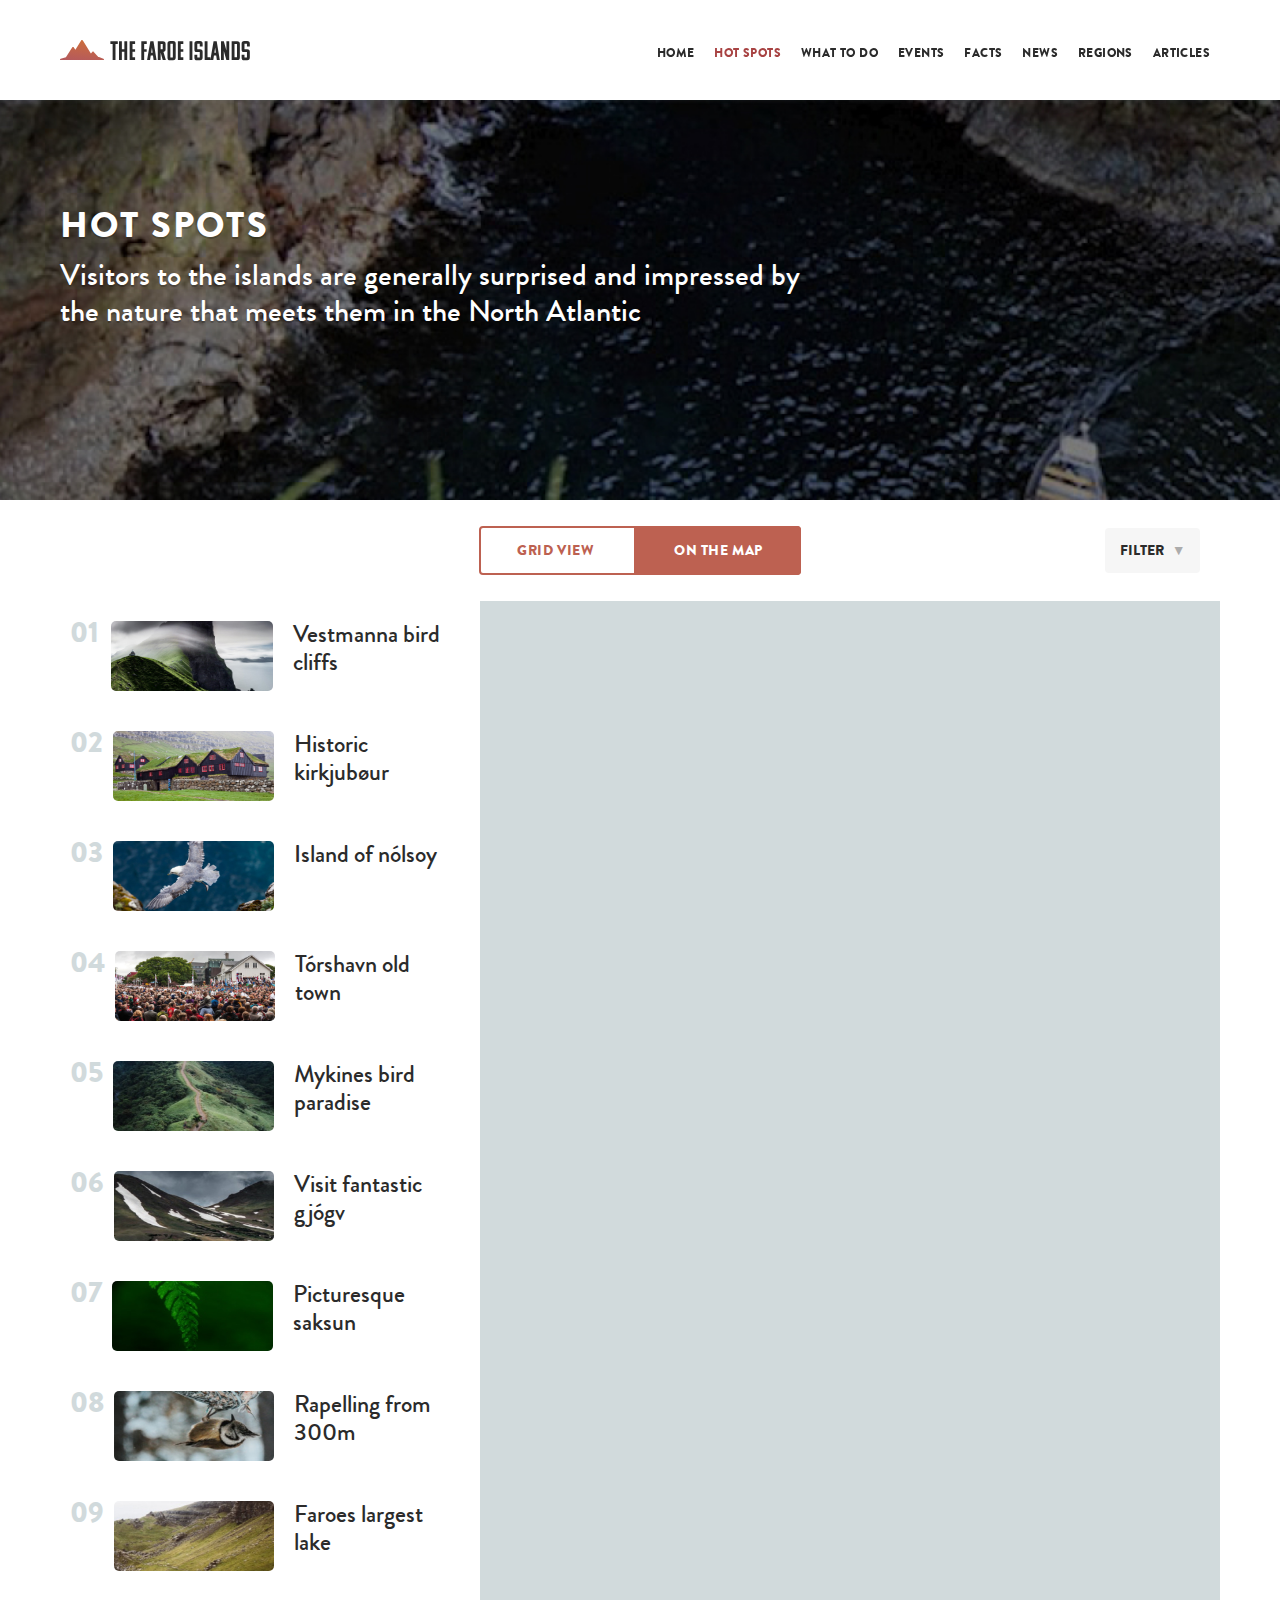
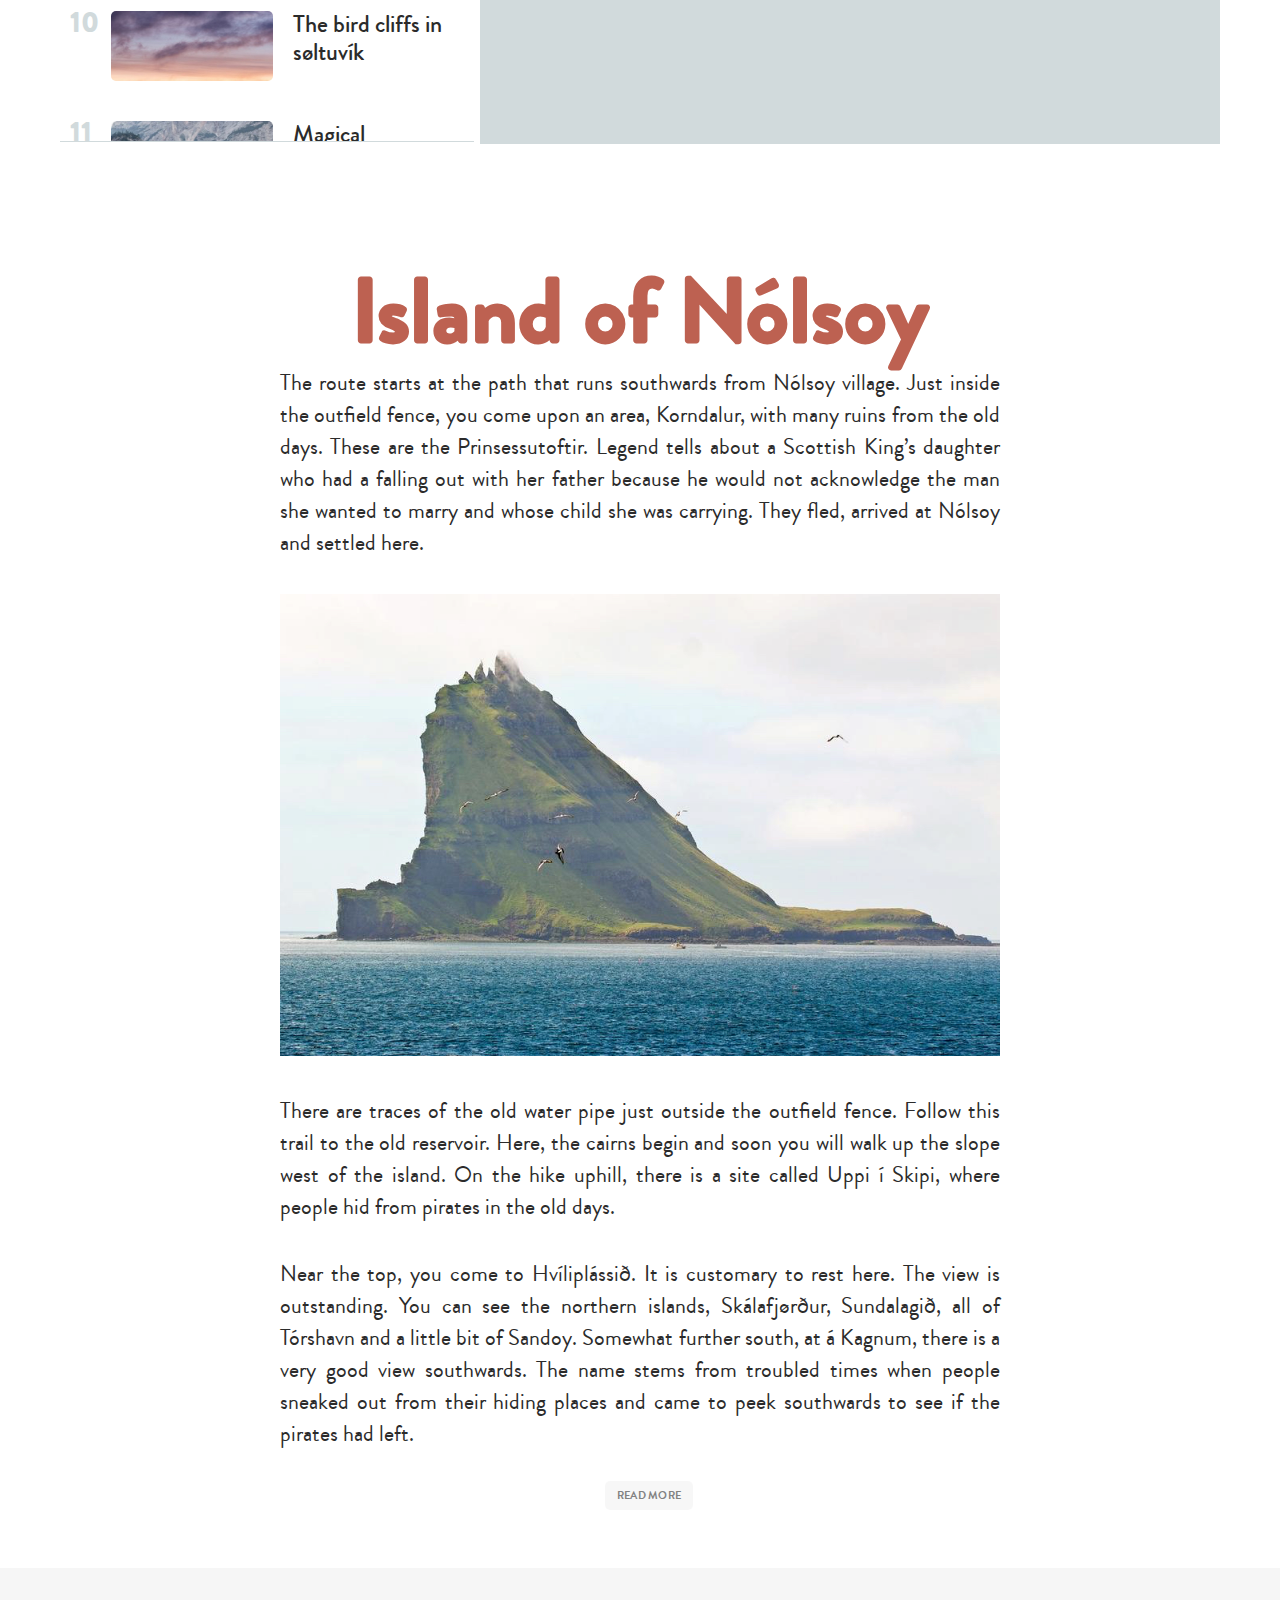
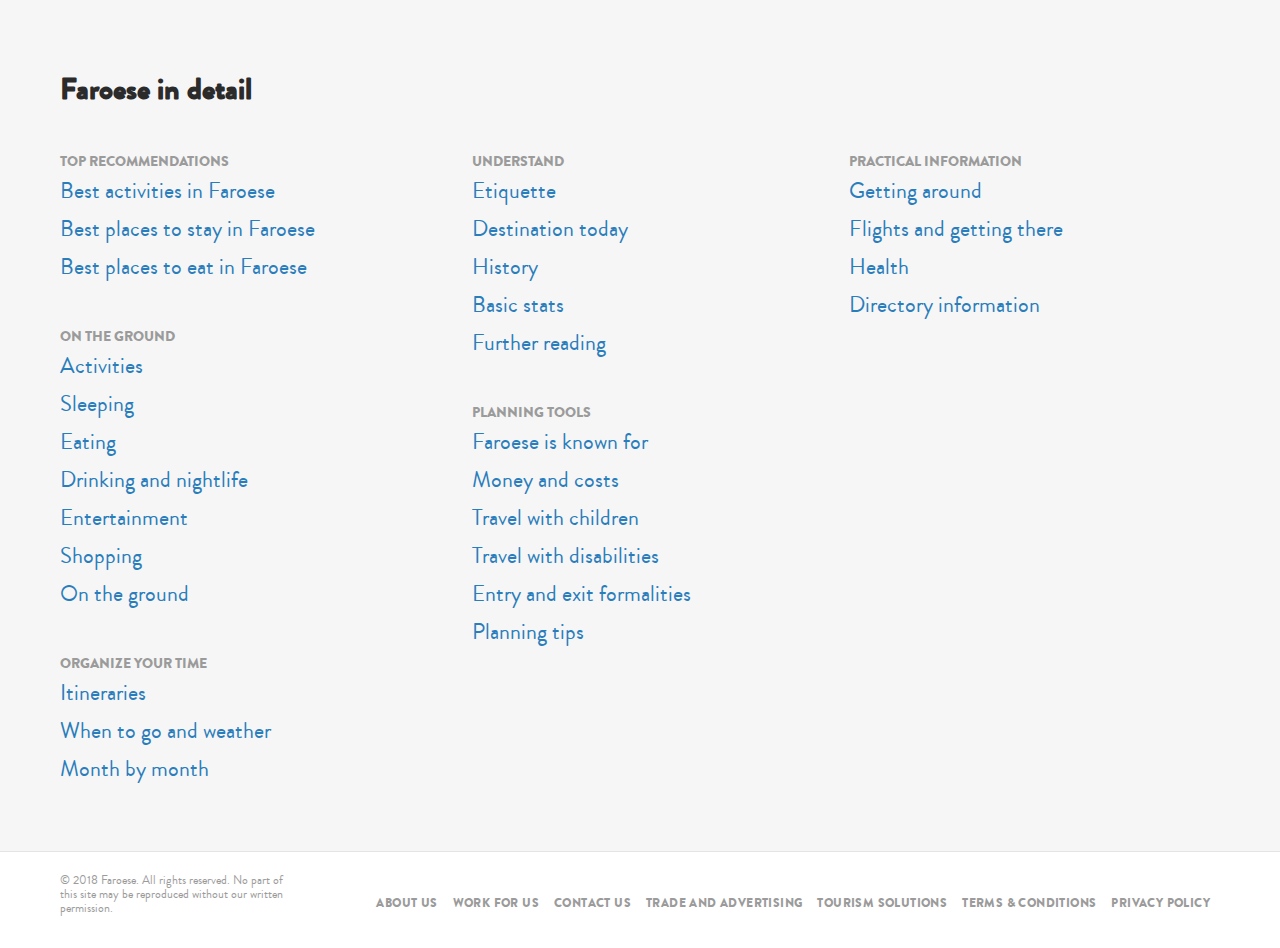
<file: pages/Hot_sports_on_map.html>
<!DOCTYPE html>
<html lang="en">
<head>
    <meta charset="UTF-8">
    <title>Hot_sports</title>
    <link rel="stylesheet" href="../css/normalize.css"> 
    <link rel="stylesheet" href="../css/style.css">
   <!-- <link rel="stylesheet" href="../css/page_2.css">-->
    <link rel="stylesheet" href="../fonts/stylesheet.css">
    <link rel="stylesheet" href="../font-awesome/css/font-awesome.min.css">
    <script src='https://api.mapbox.com/mapbox-gl-js/v0.44.2/mapbox-gl.js'></script>
    <link href='https://api.mapbox.com/mapbox-gl-js/v0.44.2/mapbox-gl.css' rel='stylesheet' />  
    
</head>
<body>
   
    <!-- MENU --->
      <div class="section_navbar">
          <div class="navbar">
                <div class="logo">
                   <a href="../index.html"><img src="../images/logo.svg" alt="logo" title="logo"></a>
                </div>                
                <ul class="menu">
                   <li><a href="../index.html" title="Home">Home</a></li>
                   <li class="color_link_active"><a href="./Hot_sports.html" title="Hot Spots">Hot Spots</a></li>
                   <li><a href="#" title="What to do">What to do</a></li>
                   <li><a href="#" title="Events">Events</a></li>
                   <li><a href="#" title="Facts">Facts</a></li>
                   <li><a href="#" title="News">News</a></li>
                   <li><a href="#" title="Regions">Regions</a></li>
                   <li><a href="#" title="Articles">Articles</a></li>
                </ul>
            </div>
      </div>    
  
       <!--   SECTION HERO ---->
        
       <div class="section_hero_hot_sports">
          <div class="section_allign">
              <div class="hero_title hot_sports">
                  <span>Hot Spots</span>
                   <p>Visitors to the islands are generally surprised and impressed by the nature that meets them in the North Atlantic</p>
              </div>
          </div>  
       </div>

       <!---------- SECTION HOT SPORT  ---------->

          
                           
    <!-------    HOT SPORT ON MAP-->  
                          
    <div class="section_top_experiences"> <!--класс обертку переименовать-->
        <div class="top_experiences"> 
            <div class="selection_button_menu">
                <div class="button_grid_view">
                    <a href="./Hot_sports.html" title="grid view">
                        grid view
                    </a>
                    <span>
                        on the map
                    </span>
                </div> 
            </div> 
            
            
            <div class="menu_filter">
                <a href="#" class="button filter">filter<span>&#9660;</span></a>      
                <div class="submenu_filter">
                    <a href="#" title="OUTDOORS">OUTDOORS</a>
                    <a href="#" title="INDOORS">INDOORS</a>
                    <a href="#" title="ACTIVITIES">ACTIVITIES</a>
                    <a href="#" title="MUSEUMS">MUSEUMS</a>
                    <a href="#" title="FISHING">FISHING</a>
                </div>
            </div>  
            
           <!-- <ul class="menu_filter">
                <li><a href="#">filter<span>&#9660;</span></a></li>
                <ul class="submenu_filter">
                    <li><a href="#" class="item_submenu">OUTDOORS</a></li>
                    <li><a href="#" class="item_submenu">INDOORS</a></li>
                    <li><a href="#" class="item_submenu">ACTIVITIES</a></li>
                    <li><a href="#" class="item_submenu">MUSEUMS</a></li>
                    <li><a href="#" class="item_submenu">FISHING</a></li>
                </ul>
            </ul>-->
        </div>        
    </div>  
 
       <!---------   HOT SPORT MAP    ------------------->      
        <div class="hot_sport_map">
            <ul class="menu_scroll">
                <li class="menu_scroll_item">                     
                    <a href="#" class="link_menu_scroll" title="Vestmanna bird cliffs">                       
                        <span>01</span>
                        <img src="../images/hotsport_gallery/scroll_menu/Hot_Spots1.jpg" alt="Vestmanna bird cliffs" title="Vestmanna bird cliffs">
                        <p>Vestmanna bird cliffs</p>
                    </a>
                </li>
                <li class="menu_scroll_item">                     
                    <a href="#" class="link_menu_scroll" title="Historic kirkjubøur">                       
                        <span>02</span>
                        <img src="../images/hotsport_gallery/scroll_menu/Hot_Spots2.jpg" alt="Historic kirkjubøur" title="Historic kirkjubøur">
                        <p>Historic kirkjubøur</p>
                    </a>
                </li>
                 <li class="menu_scroll_item">                     
                    <a href="#" class="link_menu_scroll" title="Island of nólsoy">                      
                        <span>03</span>
                        <img src="../images/hotsport_gallery/scroll_menu/Hot_Spots3.jpg" alt="Island of nólsoy" title="Island of nólsoy">
                        <p>Island of nólsoy</p>
                    </a>
                </li>
                <li class="menu_scroll_item">                     
                    <a href="#" class="link_menu_scroll" title="Tórshavn old town">                      
                        <span>04</span>
                        <img src="../images/hotsport_gallery/scroll_menu/Hot_Spots4.jpg" alt="Tórshavn old town" title="Tórshavn old town">
                        <p>Tórshavn old town</p>
                    </a>
                </li>
                <li class="menu_scroll_item">                     
                    <a href="#" class="link_menu_scroll" title="Mykines bird paradise">                       
                        <span>05</span>
                        <img src="../images/hotsport_gallery/scroll_menu/Hot_Spots5.jpg" alt="Mykines bird paradise" title="Mykines bird paradise">
                        <p> Mykines bird paradise</p>
                    </a>
                </li>
                 <li class="menu_scroll_item">                     
                    <a href="#" class="link_menu_scroll" title="Visit fantastic gjógv">                      
                        <span>06</span>
                        <img src="../images/hotsport_gallery/scroll_menu/Hot_Spots6.jpg" alt="Visit fantastic gjógv" title="Visit fantastic gjógv">
                        <p>Visit fantastic gjógv</p>
                    </a>
                </li>
                 <li class="menu_scroll_item">                     
                    <a href="#" class="link_menu_scroll" title="Picturesque saksun">                      
                        <span>07</span>
                        <img src="../images/hotsport_gallery/scroll_menu/Hot_Spots7.jpg" alt="Picturesque saksun" title="Picturesque saksun">
                        <p>Picturesque saksun</p>
                    </a>
                </li>
                 <li class="menu_scroll_item">                     
                    <a href="#" class="link_menu_scroll" title="Rapelling from 300m">                       
                        <span>08</span>
                        <img src="../images/hotsport_gallery/scroll_menu/Hot_Spots8.jpg" alt="Rapelling from 300m" title="Rapelling from 300m">
                        <p>Rapelling from 300m</p>
                    </a>
                </li>
                 <li class="menu_scroll_item">                     
                    <a href="#" class="link_menu_scroll" title="Faroes largest lake">                       
                        <span>09</span>
                        <img src="../images/hotsport_gallery/scroll_menu/Hot_Spots9.jpg" alt="Faroes largest lake" title="Faroes largest lake">
                        <p>Faroes largest lake</p>
                    </a>
                </li>
                 <li class="menu_scroll_item">                     
                    <a href="#" class="link_menu_scroll" title="bird cliffs">                       
                        <span>10</span>
                        <img src="../images/hotsport_gallery/scroll_menu/Hot_Spots10.jpg" alt="bird cliffs" title="bird cliffs">
                        <p>The bird cliffs in søltuvík</p>
                    </a>
                </li>
                 <li class="menu_scroll_item">                     
                    <a href="#" class="link_menu_scroll" title="Magical beinisvørð">                      
                        <span>11</span>
                        <img src="../images/hotsport_gallery/scroll_menu/Hot_Spots11.jpg" alt="Magical beinisvørð" title="Magical beinisvørð">
                        <p>Magical beinisvørð</p>
                    </a>
                </li>
                <li class="menu_scroll_item">                     
                    <a href="#" class="link_menu_scroll" title="Unforgettable viðareiði">                      
                        <span>12</span>
                        <img src="../images/hotsport_gallery/scroll_menu/Hot_Spots12.jpg" alt="Unforgettable viðareiði" title="Unforgettable viðareiði">
                        <p>Unforgettable viðareiði</p>
                    </a>
                </li>
                 <li class="menu_scroll_item">                     
                    <a href="#" class="link_menu_scroll" title="Visit fantastic gjógv">                       
                        <span>13</span>
                        <img src="../images/hotsport_gallery/scroll_menu/Hot_Spots13.jpg" alt="Visit fantastic gjógv" title="Visit fantastic gjógv">
                        <p>Visit fantastic gjógv</p>
                    </a>
                </li>
                <li class="menu_scroll_item">                     
                    <a href="#" class="link_menu_scroll" title="Picturesque saksun">                      
                        <span>14</span>
                        <img src="../images/hotsport_gallery/scroll_menu/Hot_Spots14.jpg" alt="Picturesque saksun" title="Picturesque saksun">
                        <p>Picturesque saksun </p>
                    </a>
                </li>
                <li class="menu_scroll_item">                     
                    <a href="#" class="link_menu_scroll" title="Rapelling">                       
                        <span>15</span>
                        <img src="../images/hotsport_gallery/scroll_menu/Hot_Spots15.jpg" alt="Rapelling" title="Rapelling">
                        <p>Rapelling from 300m</p>
                    </a>
                </li>
                 <li class="menu_scroll_item">                     
                    <a href="#" class="link_menu_scroll" title="lake">                      
                        <span>16</span>
                        <img src="../images/hotsport_gallery/scroll_menu/Hot_Spots16.jpg" alt="lake" title="lake">
                        <p>Faroes largest lake</p>
                    </a>
                </li>
                 <li class="menu_scroll_item">                     
                    <a href="#" class="link_menu_scroll" title="bird cliffs">                       
                        <span>17</span>
                        <img src="../images/hotsport_gallery/scroll_menu/Hot_Spots17.jpg" alt="bird cliffs" title="bird cliffsbird cliffs">
                        <p>The bird cliffs in søltuvík</p>
                    </a>
                </li>
                 <li class="menu_scroll_item">                     
                    <a href="#" class="link_menu_scroll" title="Rapelling">                      
                        <span>18</span>
                        <img src="../images/hotsport_gallery/scroll_menu/Hot_Spots18.jpg" alt="Rapelling" title="Rapelling">
                        <p>Rapelling from 300m</p>
                    </a>
                </li>
                 <li class="menu_scroll_item">                     
                    <a href="#" class="link_menu_scroll" title="Magical beinisvørð">             
                        <span>19</span>
                        <img src="../images/hotsport_gallery/scroll_menu/Hot_Spots19.jpg" alt="Magical beinisvørð" title="Magical beinisvørð">
                        <p>Magical beinisvørð</p>
                    </a>
                </li>
                 <li class="menu_scroll_item">                     
                    <a href="#" class="link_menu_scroll" title="Unforgettable viðareiði">                       
                        <span>20</span>
                        <img src="../images/hotsport_gallery/scroll_menu/Hot_Spots20.jpg" alt="Unforgettable viðareiði" title="Unforgettable viðareiði">
                        <p>Unforgettable viðareiði</p>
                    </a>
                </li>                                   
            </ul>
            
            
            
            
            <div class="map_menu_scroll" id="map2">
                
            </div>
        </div>
                        
    
                           
<!----  SECTION ABOUT  ----->    
       
       <div class="section_about">   
           <div class="about hot_sport">
                <h2>Island of Nólsoy</h2>
                <p>The route starts at the path that runs southwards from Nólsoy village. Just inside the outfield fence, you come upon an area, Korndalur, with many ruins from the old days. These are the Prinsessutoftir. Legend tells about a Scottish King’s daughter who had a falling out with her father because he would not acknowledge the man she wanted to marry and whose child she was carrying. They fled, arrived at Nólsoy and settled here.</p>
                <img src="../images/hotsport_gallery/photo_article/Island%20of%20Nolsoy.jpg" alt="Island Nolsoy" >
                <p>There are traces of the old water pipe just outside the outfield fence. Follow this trail to the old reservoir. Here, the cairns begin and soon you will walk up the slope west of the island. On the hike uphill, there is a site called Uppi í Skipi, where people hid from pirates in the old days.</p>
                <p>Near the top, you come to Hvíliplássið. It is customary to rest here. The view is outstanding. You can see the northern islands, Skálafjørður, Sundalagið, all of Tórshavn and a little bit of Sandoy. Somewhat further south, at á Kagnum, there is a very good view southwards. The name stems from troubled times when people sneaked out from their hiding places and came to peek southwards to see if the pirates had left.</p>

                <div class="button-conteiner">
                    <a href="#" title="Read more">Read more</a>
                </div>            
            </div>
        </div>                        
                           
                           
                           
                           
    <!---   SECTION FAROE DETAIL  ----->   
       
       
       <div class="section_faroese_detail_bg">
           <div class="faroese_detail">
               <h2>Faroese in detail</h2>
               <div class="main_detail_link_block">
                    <ul class="detail_link_block">
                   <li>Top recommendations</li>
                   <li><a href="#" title="Best activities in Faroese">Best activities in Faroese<span>&#129106;</span></a></li>
                   <li><a href="#" title="Best places to stay in Faroese">Best places to stay in Faroese<span>&#129106;</span></a> </li>
                   <li><a href="#" title="Best places to eat in Faroese">Best places to eat in Faroese <span>&#129106;</span></a></li>
               </ul>               
               <ul class="detail_link_block">
                   <li>On the ground</li>
                   <li><a href="#" title="Activities">Activities<span>&#129106;</span></a></li>
                   <li><a href="#" title="Sleeping">Sleeping <span>&#129106;</span></a></li>
                   <li><a href="#" title="Eating">Eating <span>&#129106;</span></a></li>
                   <li><a href="#" title="Drinking and nightlife ">Drinking and nightlife <span>&#129106;</span></a></li>
                   <li><a href="#" title="Entertainment">Entertainment <span>&#129106;</span></a></li>
                   <li><a href="#" title="Shopping">Shopping <span>&#129106;</span></a></li>
                   <li><a href="#" title="On the ground">On the ground <span>&#129106;</span></a></li>
               </ul>              
               <ul class="detail_link_block">
                   <li>Organize your time</li>
                   <li><a href="#" title="Itineraries">Itineraries<span>&#129106;</span></a></li>
                   <li><a href="#" title="When to go and weather">When to go and weather<span>&#129106;</span></a> </li>
                   <li><a href="#" title="Month by month">Month by month<span>&#129106;</span></a></li>
               </ul>              
               <ul class="detail_link_block">
                   <li>Understand</li>
                   <li><a href="#" title="Etiquette">Etiquette<span>&#129106;</span></a></li>
                   <li><a href="#" title="Destination today">Destination today<span>&#129106;</span></a></li>
                   <li><a href="#" title="History">History<span>&#129106;</span></a></li>
                   <li><a href="#" title="Basic stats">Basic stats<span>&#129106;</span></a> </li>
                   <li><a href="#" title="Further reading">Further reading<span>&#129106;</span></a></li>
               </ul>              
               <ul class="detail_link_block">
                   <li>Planning tools</li>
                   <li><a href="#" title="Faroese is known for">Faroese is known for<span>&#129106;</span></a></li>
                   <li><a href="#" title="Money and costs">Money and costs<span>&#129106;</span></a></li>
                   <li><a href="#" title="Travel with children">Travel with children<span>&#129106;</span></a></li>
                   <li><a href="#" title="Travel with disabilities">Travel with disabilities<span>&#129106;</span></a></li>
                   <li><a href="#" title="Entry and exit formalities">Entry and exit formalities<span>&#129106;</span></a></li>
                   <li><a href="#" title="Planning tips">Planning tips<span>&#129106;</span></a></li>
               </ul>               
               <ul class="detail_link_block">
                   <li>Practical information<span>&#129106;</span></li>
                   <li><a href="#" title="Getting around">Getting around<span>&#129106;</span></a></li>
                   <li><a href="#" title="Flights and getting there">Flights and getting there<span>&#129106;</span></a></li>
                   <li><a href="#" title="Health">Health<span>&#129106;</span></a></li>
                   <li><a href="#" title="Directory information">Directory information<span>&#129106;</span></a></li>
               </ul>
               </div>
            </div>   
       </div>
          
    <!---   SECTION FOOTER  ----->                                 

        <div class="section_footer">
           <div class="navbar_footer">
                <div class="copyright_footer">
                    <p>&copy; 2018 Faroese. All rights reserved. No part of this site may be reproduced without our written permission.</p>
                </div>   
                    <ul class="menu_footer">
                       <li><a href="#" title="About us">About us</a></li>
                       <li><a href="#" title="Work for Us">Work for Us</a></li>
                       <li><a href="#" title="Contact us">Contact us</a></li>
                       <li><a href="#" title="Trade and advertising">Trade and advertising</a></li>
                       <li><a href="#" title="Tourism Solutions">Tourism Solutions</a></li>
                       <li><a href="#" title="Terms & conditions">Terms &amp; conditions</a></li>
                       <li><a href="#" title="Privacy policy">Privacy policy</a></li>
                    </ul>
           </div>
       </div>
    <script>
        mapboxgl.accessToken = 'pk.eyJ1IjoiYW5kcmVpLW1pbnNrLTE5ODYiLCJhIjoiY2pocDRkMjRuMTFtcTNkanluNmM5ZG0xZSJ9.J3_9jtGEnxmJ7TF6t95O_w';
        var map = new mapboxgl.Map({
        container: 'map2',
        style: 'mapbox://styles/andrei-minsk-1986/cjhp5sxtt0tpu2snmngey8ips',
         center: [-7.005,61.956],
        zoom: 8.25,
        });
        map.addControl(new mapboxgl.NavigationControl());
        map.scrollZoom.disable();
        
        
        //добавление точек на карту
        
        map.on('load', function() {
    map.loadImage('https://dl.dropbox.com/s/z26680ytwvge33u/number.png', function(error, image) {
        if (error) throw error;
        map.addImage('point', image);
        map.addLayer({
            "id": "points",
            "type": "symbol",
            "source": {
                "type": "geojson",
                "data": {
                    "type": "FeatureCollection",
                    "features": [{
                        "type": "Feature",
                        "geometry": {
                            "type": "Point",
                            "coordinates": [-7.4,62.133]
                        }
                    }]
                }
            },
            "layout": {
                "icon-image": "point",
                "icon-size": 1
            }
        });
    });
            
            map.loadImage('https://dl.dropbox.com/s/mhq3kko626t6jzx/number-1.png', function(error, image) {
        if (error) throw error;
        map.addImage('point1', image);
        map.addLayer({
            "id": "points",
            "type": "symbol",
            "source": {
                "type": "geojson",
                "data": {
                    "type": "FeatureCollection",
                    "features": [{
                        "type": "Feature",
                        "geometry": {
                            "type": "Point",
                            "coordinates": [-7.5,62.233]
                        }
                    }]
                }
            },
            "layout": {
                "icon-image": "point1",
                "icon-size": 1
            }
        });
    });
});
        
      
        
   
    </script>
</body>
</html>
</file>
<file: css/style.css>
* {
    margin: 0;
    padding: 0;
}







/*=============  NAVBAR SECTION  ====================*/
         
.section_navbar {
    width: 100%;
    background-color: #FFFFFF;
    box-shadow: 0 1px 4px 0 rgba(99,114,130,0.15);
    position: fixed;
    z-index: 5;
}


.navbar {
    max-width: 1440px;
    margin: 0 auto;
    padding: 0 60px;
    height: 100px;
    display: flex;
    justify-content: space-between;
    align-items: center; 
    
}


.logo {
    height: 20px;
    width: auto;
     
}


.menu {
    list-style: none;
    display: flex;
     
}



.menu a {
    display: block;
    text-decoration: none;
    text-transform: uppercase;
    color: #2B2B2B;
    font-size: 12px;
    letter-spacing: 0.4px;
    padding: 45px 10px 37px;
    font-family: 'brandon_grotesqueblack';
    text-align: center;
    transition: 0.9s;
    white-space: nowrap;
  
}


.menu li a:hover {
    border-bottom: 3px solid #a84343;
    background-color: #ebebeb;
    color: #a84343;
    box-sizing: none;
    margin-bottom: -13px;
    transform: translateY(-10px);
    transition: 0.2s;
    transform: translateY(-10px);
    padding: 40px 10px 51px;
}


/*============= HERO SECTION  ===============*/


.section_hero {
    width: 100%;
    height: 700px;
    overflow: hidden;
    position: relative;
    
   
   
}


.section_hero_img {
    width: 100%;
    height: 800px;
    background-image: url('../images/hero_section/hero1_bg.jpg');
    background-repeat: no-repeat;
    background-size: cover;   
    background-position: center;
}



.hero_title { 
    text-align: center;
    position: absolute;
    z-index: 1;
    width: 100%;
    margin-top: 200px;
  
}


.hero_title h1 {
    
    font-family: 'brandon_grotesqueblack';
    line-height: 52px;
    font-size: 68px;
    text-align: center;
    letter-spacing: 4.2px;
    text-transform: uppercase;
    color: #FFFFFF;
    text-shadow: 0px 2px 0px rgba(0, 0, 0, 0.2);
}


.hero_title span{
    font-family: 'brandon_grotesqueblack';
    line-height: 52px;
    font-size: 36px;
    text-align: center;
    text-transform: uppercase;
    color: #FFFFFF;
    text-shadow: 0px 2px 0px rgba(0, 0, 0, 0.2);
    letter-spacing: 2.2px;
    margin-bottom: 15px;
    display: block;
    margin-bottom: -35px;
}


.hero_title p {
    font-family: 'brandon_grotesquemedium';
    line-height: 36px;
    font-size: 30px;
    text-align: center;
    color: #FFFFFF;
    text-shadow: 0px 2px 0px rgba(0, 0, 0, 0.2);
    margin-top: 40px;

}


.button_discover {
    border: 2px solid #FFFFFF;
    box-sizing: border-box;
    border-radius: 5px;
    display: inline-block;
    margin: 50px auto;
    text-align: center;
    text-transform: uppercase;
    text-decoration: none;
    padding: 10px;
    font-family: 'brandon_grotesqueblack';
    line-height: 16px;
    font-size: 14px;
    letter-spacing: 0.6px;
    color: #FFFFFF;
	-webkit-transition: all ease 0.8s;
	-moz-transition: all ease 0.8s;
	transition: all ease 0.8s;


}
 

.button_discover:hover {
    box-shadow: inset 100px 0 0 0  #fff;
    color: #2B2B2B;
}
 
  







/*===========    Top experiences in Faroese   ============*/




.section_top_experiences {
    width: 100%;  
}


.top_experiences {
    max-width: 1440px;
    display: flex;
    flex-direction: column;
    margin: 0 auto;
    padding: 0 60px;
}

.item_gallery {
  
    margin-right: 40px;
    position: relative;
    background-color: black;
    
    border-radius: 5px;
    overflow: hidden;
    
}



.link_gallery {
    display: flex; 
    justify-content: space-between;
    
}


.conteiner_title {
    margin-top: 70px;
    margin-bottom: 27px;
    display: flex;
    justify-content: flex-start;
    width: 100%;
    
   
    
}

.conteiner_title h2 {
    font-size: 30px;
    line-height: 35px;
    font-family: 'brandon_grotesquebold';  
    white-space: nowrap;
}

.button-conteiner {
    margin-top: 8px;  
}


.button-conteiner a {  /*готово*/
    font-family: 'brandon_grotesquebold';
    font-size: 11px;
    text-align: center;
    text-decoration: none;
    letter-spacing: 0.275px;
    line-height: normal;
    padding: 7px 12px;
    background: rgba(0, 0, 0, 0.0314764);
    border-radius: 5px;
    color: #828282;
    text-transform: uppercase;
    margin-left: 18px; 
    white-space: nowrap; /*не делает перенос слов. кнопка при уменьшении width не разрывается пополам*/
    transition: all ease 0.8s;
}


.button-conteiner a:hover {  /*готово*/
    background: rgba(0, 0, 0, 0.09);
    transition: all ease 0.3s;
    color: #6e6d6d;
    
}



.item_gallery img {
 -moz-transition: all 0.8s ease-out;
 -o-transition: all 0.8s ease-out;
 -webkit-transition: all 0.8s ease-out;
 }
 
.item_gallery img:hover{
    
 -webkit-transform: scale(1.1);
 -moz-transform: scale(1.1);
 -o-transform: scale(1.1);
    opacity: 0.7;
 }




.text_item_gallery {
    position: absolute;
    /*z-index: 1;   есди уьрать - меню фильтр не отталкивает галерею, но западает под галерею*/
    left: 0;
    bottom: 0;
    background: linear-gradient(180deg, rgba(0, 0, 0, 0.0001) 0%, rgba(0, 0, 0, 0.844216) 51.75%, #000000 100%);
    border-radius: 5px;
    height: auto;
    width: 100%;  
}


.text_item_gallery h3 {
   
    font-family: 'brandon_grotesqueblack';
    line-height: 26px;
    font-size: 20px;
    text-align: center;
    letter-spacing: 1.6px;
    color: #FFFFFF;
    text-shadow: 0px 2px 0px rgba(0, 0, 0, 0.2);
    text-transform: uppercase; 
    padding: 0 20px 10px;   
}


.text_item_gallery p {
    font-family: 'brandon_grotesque_regularRg';
    line-height: 23px;
    font-size: 16px;
    text-align: center;
    color: #FFFFFF;
    text-shadow: 0px 2px 0px rgba(0, 0, 0, 0.2);
    padding: 0 20px 18px 
}


.item_gallery:last-child {
    margin-right: 0;
}



/*.item_gallery:hover {
    transform: scale(1.1);
    overflow: hidden;
     width: calc(100%/4.6);
    height: auto;
    transition: 0.6s;
    
}*/




/*=======================  LATEST NEWS  ====================*/

.section_news {
    width: 100%;
}

.news {
    display:flex;
    margin: 0 auto;
    flex-direction: column;
    max-width: 1440px; 
    height: auto;
    padding: 0 60px;
}

.news_foto {
    background-color: black;
}

.news_block {
    display: flex;
    flex-flow: row wrap;
    align-content: center;
    justify-content: space-between;
    margin-top: -40px;
    margin-bottom: 88px;
    
    
}

.news_item {
    display: flex;
    padding-top: 40px;
    
}



.news_info {
    width: 340px;
    height: 100%;
    padding-left: 20px;
    padding-top: 10px;
}

.news_foto  {
    border-radius: 5px;
    width: 210px;
    height: 144px;
    overflow:hidden;
 
}

.news_foto img {
 -moz-transition: all 0.8s ease-out;
 -o-transition: all 0.8s ease-out;
 -webkit-transition: all 0.8s ease-out;
 }
 
.news_foto img:hover{
 -webkit-transform: scale(1.1);
 -moz-transform: scale(1.1);
 -o-transform: scale(1.1);
    opacity: 0.7;
 }


.news_item:hover .news_info p,
.news_item:hover .news_info span { 
    color: #BD6151;
}




.news_info h3 {
    font-family: 'brandon_grotesqueblack';
    line-height: 21px;
    font-size: 11px;
    text-transform: uppercase;
    color: #9B9B9B; 
}

.news_info p {
    font-family: 'brandon_grotesque_regularRg';
    line-height: 21px;
    font-size: 16px;
    color: #4A4A4A;
}

.news_info span {
    font-family: 'brandon_grotesquebold';
    line-height: 24px;
    font-size: 19px;
    color: #2B2B2B;
}

.news_info a {
    text-decoration: none;
    transition: all ease 0.8s;
}

 .news_item a:hover {
    transition: all ease 0.8s; 
    color: #BD6151;
}

.news_info p:hover {
    color: #BD6151;
    transition: all ease 0.8s;
}



/*=================  MAP  ===============*/

.map {
    margin: 0 auto;
    width: 100%;
    height: 700px;
    background-color: #D1DADC;
    margin-bottom: 32px;

}






/*=============   ABOUT  ===============*/

.section_about {
    width: 100%; 
}


.about {
    max-width: 720px;
    margin: 0 auto;  
}


.about h2 {
    font-family: 'brandon_grotesquebold';
    line-height: 107px;
    font-size: 91px;
    text-align: center;
    
    color: #D1DADC;
}


.about span {
    font-family: 'brandon_grotesque_regularRg';
    line-height: 19px;
    font-size: 16px;
    text-align: center;
    
    color: #D1DADC;
    display: block;
    margin: 5px 0 45px;
}


.about p {
    font-family: 'brandon_grotesque_regularRg';
    line-height: 32px;
    font-size: 22px;
    color: #2B2B2B;
    margin-bottom: 35px;
    text-align: justify; 
}


.about .button-conteiner {

    margin-top: -5px;
    text-align: center;
}









/*==========  SECTION WHAT TO DO ===========*/


.section_what_to_do {
    width: 100%;
    height: auto;
    background-color: #F6F6F6;
   
}




.cell_item_gallery {
    display: flex;
    flex-flow: row wrap;
    padding: 0 60px;
     margin: 65px auto;
    justify-content: space-between;
    max-width: 1440px;
}


.cell_item {
    display: flex;
    padding-bottom: 40px;
    align-items: center;
    

}




.cell_section  {
    width: 132px;
    height: 70px;
    border-radius: 5px;
    overflow:hidden;
    background-color: black;
   
}


.cell_section img {
 -moz-transition: all 0.3s ease-out;
 -o-transition: all 0.3s ease-out;
 -webkit-transition: all 0.3s ease-out;
    
 }
 
.cell_section img:hover{
 -webkit-transform: scale(1.1);
 -moz-transform: scale(1.1);
 -o-transform: scale(1.1);
    opacity: 0.7;
    
 }


.cell_item:hover a span {
    color: #BD6151;
}


.cell_data {
    width: 220px;
    height: 48px;
    margin: 10px 15px;
}


.cell_data a{
    font-family: 'brandon_grotesquemedium';
    line-height: 24px;
    font-size: 19px;
    color: #2B2B2B;
    text-decoration: none;  
}






/*==============  SECTION FAROESE IN DETAIL  =================*/


.section_faroese_detail {
    width: 100%;   
}


.faroese_detail { 
    display: flex;
    flex-direction: column;
    margin: 0 auto;
    padding: 100px 60px 0;
    max-width: 1440px; 
}


.main_detail_link_block {
   display: flex;
    height: 700px;
    flex-direction: column;
    flex-flow: column wrap;
    align-items: flex-start; 
    
}


.faroese_detail h2 {
    font-family: 'brandon_grotesquebold';
    line-height: normal;
    font-size: 30px;
    color: #2B2B2B;
    padding-bottom: 40px;   
}


.detail_link_block li:first-child {
    font-family: 'brandon_grotesqueblack';
    line-height: 21px;
    font-size: 14px;
    text-transform: uppercase;
    color: #9B9B9B;
}


.detail_link_block li {
    list-style-type: none;
}


.detail_link_block a {
    font-family: 'brandon_grotesque_regularRg';
    line-height: 38px;
    font-size: 22px;
    color: #2A7DBB;
    text-decoration: none; 
    transition: 0.3s;
}


.detail_link_block a:hover {
    color: #BD6151;
    transition: 0.3s;
} 



.detail_link_block span {
    display: none;
    
    position: relative;
   
}


.detail_link_block a:hover span {
    display: inline-block;
    transition: 10s;
    color: #BD6151;
    font-size: 24px;
    font-weight: 100;
    padding-left: 5px;
    position: absolute;
  
}



.detail_link_block {
    margin-bottom: 40px;
    white-space: nowrap;
}







/*=============  FOOTER  ===================*/



.section_footer {
    width: 100%;
}


.copyright_footer {
    height: 42px;
    width: 160px; 
}


 .copyright_footer p {
    font-family: 'brandon_grotesque_regularRg';
    line-height: 14px;
    font-size: 12px;
    color: #9B9B9B;
    margin-top: 22px; 
      height: 42px;
    width: 224px; 
}

.navbar_footer { 
    border-top: 1px solid #E4E4E4;
    background-color: #FFFFFF;
    max-width: 1440px;
    display: flex;
    justify-content: space-between;
    margin: 0 auto; 
    padding: 0 60px;   
}



.menu_footer {
    list-style: none;
    display: flex; 
}


.menu_footer li {
    display: inline-block;  
}


.menu_footer a {
    display: block;
    text-decoration: none;
    text-transform: uppercase;
    color: #9B9B9B;
    font-size: 12px;
    letter-spacing: 0.4px;
    padding: 45px 10px 37px;
    font-family: 'brandon_grotesqueblack';
    box-sizing: border-box;
    margin-left: -5px;
    text-align: center;
    transition: 0.9s;
     white-space: nowrap;
}


.menu_footer a:hover {
   display: block;
    text-decoration: none;
    text-transform: uppercase;
    font-size: 12px;
    letter-spacing: 0.4px;
    font-family: 'brandon_grotesqueblack';
    box-sizing: border-box;
    text-align: center;
    transition: 0.9s;
     white-space: nowrap;
    color: #2B2B2B;
}








/*==============================================
===       HOT SPORTS (PAGE 1)            =======
================================================*/


/*========= NAV BAR========*/
.color_link_active a{
    color: #a84343;
}

/*============= HERO SECTION  ===============*/


.section_hero_hot_sports {
    width: 100%;
    height: 500px;
    background-image: url('../images/hero_section/hot-spot-bg.jpg');
    background-repeat: no-repeat;
    background-size: cover; 
    background-attachment: fixed;
}

.section_allign {
    max-width: 1440px;
    margin: 0 auto;
    padding: 0 60px;
}


.hot_sports {
    
    width: 60%;
}


.hot_sports span {
    text-align: left;  
    margin-bottom: 6px;
}

.hot_sports p {
    text-align: left;
     margin-top: 0;
}







/*===========    HOT SPORTS   ============*/




.selection_button_menu {
    font-family: 'brandon_grotesqueblack';
    line-height: normal;
    font-size: 14px;
    text-transform: uppercase;  
    display: flex; 
}


.selection_button_menu a {
    text-decoration: none;
    color: #2B2B2B;
    
}


.button_grid_view {            
    margin: 40px auto;
    white-space: nowrap;
    
}




.button_grid_view span:first-child { 
    background: #BD6151;
    text-align: center;
    letter-spacing: 0.57px;
    color: #FFFFFF;
    padding: 12px 36px;
    border: 2px solid #BD6151;
    border-top-left-radius: 4px;
    border-bottom-left-radius: 4px;
    
}


.button_grid_view a:last-child{
    background: #FFFFFF;
    text-align: center;
    letter-spacing: 0.57px;
    color: #BD6151;
    padding: 12px 36px;
    border: 2px solid #BD6151;
    border-top-right-radius: 4px;
    border-bottom-right-radius: 4px;
    transition: 0.6s;
    
}

.button_grid_view a:last-child:hover {
    background: #FFE6E2;
    transition: 0.6s;
}















.top_experiences {
    position: relative;
}


.menu_filter {
    display: flex;
    justify-content: flex-end;
    position: absolute;
    right: 80px;
    top: 28px;
    z-index: 3;
    
}

.menu_filter span {
    padding: 0 14px 0 7px;
    color: #ACACAC;
    
}

.menu_filter a {
    
    letter-spacing: 0.35px;
    padding: 12px 0 12px 15px;
    background: #F6F6F6;
    border-radius: 4px;
    font-family: 'brandon_grotesqueblack';
    line-height: normal;
    font-size: 14px;
    text-transform: uppercase;  
    transition: 0.6s;
    text-decoration: none;
    color: #2B2B2B;
}


.menu_filter a:hover {
    background: #DFDFDF;
    transition: 0.6s;
    
}


.submenu_filter {
    display: none;
     border-radius: 4px;
    
}


.submenu_filter a:first-child {
    margin-top: 25px;
}


.submenu_filter a {
    margin-bottom: 1px;
    padding-left: 15px;
    padding-right: 62px; 
    text-align: left;
    border-radius: 0; 
    
    
}


.submenu_filter a:first-child {
    border-top-left-radius: 4px;
    border-top-right-radius: 4px;
}


.submenu_filter a:last-child {
    border-bottom-left-radius: 4px;
    border-bottom-right-radius: 4px;
}


.menu_filter:hover .submenu_filter {
    display: flex;
    flex-direction: column;
    margin-left: 61px;
    margin-top: 30px;
    position: absolute;
    z-index: 1;
    transition: 0.6s;
    
}


.submenu_filter a:hover {
    background-color: #2B2B2B;
    color: #FFFFFF;
    transition: 0.6s;
    
}



















.link_gallery_hot_sport {
    display: flex; 
    justify-content: space-between;
    margin-bottom: 40px;
}



.item_gallery img {
    width: 100%;
    height: auto;
    border-radius: 5px;
}




/* ========  Travel guides ==============*/

.travel_guides {
    width: 100%;
    background-color: #DDECDF;  
}


.section_travel_guides {
    margin: 0 auto;
    max-width: 1440px;
    height: 400px;
    padding: 0 60px;
    display: flex;
    justify-content: center;
    align-items: center;
    margin-bottom: 70px;
   
}

.img_travel_guides img {
    height: 340px;
    width: auto;
    padding-top: 25px; 
}


.info_block_travel_guides {
    width: 334px;
    margin-left: 50px;
}


.travel_guides span {
    font-family: 'brandon_grotesquebold';
    line-height: 40px;
    font-size: 46px;
    color: #418E40; 
}


.travel_guides p {
    font-family: 'brandon_grotesque_regularRg';
    line-height: 25px;
    font-size: 18px;
    color: #3D423E;
    margin: 25px 0;
}


.button_travel_guides a {
    font-family: 'brandon_grotesqueblack';
    text-decoration: none;
    padding: 7px 12px;  
    white-space: nowrap; /*не делает перенос слов. кнопка при уменьшении width не разрывается пополам*/
    background: #418E40;
    border-radius: 4px;
    line-height: normal;
    font-size: 14px;
    text-align: center;
    letter-spacing: 0.57px;
    text-transform: uppercase;
    color: #FFFFFF;
    transition: 0.6s;
}

.button_travel_guides a:hover {
    background-color: #1C5F1B;
    transition: 0.6s;
}


.button-conteiner a:hover {  /*готово*/
    background: rgba(0, 0, 0, 0.09);
   
    color: #6e6d6d;
    
}


/*---------- SECTION TOP EXPERIENCES  ---------*/

.position-button-conteiner {
    text-align: center;
    margin-bottom: 56px;
   
}



/*==============  SECTION FAROESE IN DETAIL  =================*/


.section_faroese_detail_bg {
    width: 100%;
    background-color: #F6F6F6;
}







/*==============================================
===       HOT SPORTS (PAGE 2)            =======
================================================*/





/*===========    HOT SPORTS   ============*/




.button_grid_view a:first-child { 
    background-color: #FFFFFF;
    text-align: center;
    letter-spacing: 0.57px;
    color: #BD6151;
    padding: 12px 36px;
    border: 2px solid #BD6151;
    border-top-left-radius: 4px;
    border-bottom-left-radius: 4px;
    transition: 0.6s;
    
}


.button_grid_view span:last-child{
    background-color: #BD6151;
    text-align: center;
    letter-spacing: 0.57px;
    color: #FFFFFF;
    padding: 12px 36px;
    border: 2px solid #BD6151;
    border-top-right-radius: 4px;
    border-bottom-right-radius: 4px;
    
}

.button_grid_view a:hover:first-child  {
    background-color: #FFE6E2;
    transition: 0.6s;
}




















/*===============  SECTION MAP AND SCROLL MENU  ====================*/



.hot_sport_map {
    max-width: 1440px;
    margin: 0 auto;
    padding: 0 60px;
    display: flex;
    justify-content: space-between;
   
}

.menu_scroll {
    list-style-type: none;
    overflow: auto;
    width: 414px;
    height: 1140px;
    border-bottom: 1px solid  #D1DADC;
    
    /*background-image: linear-gradient(180deg, #FFFFFF 0%, rgba(255, 255, 255, 0) 100%);
    background-position: bottom;*/
    
    
}



.link_menu_scroll {
    display: flex;
    flex-direction: row;
    justify-content: flex-start;
    align-items: flex-start;
}


.menu_scroll_item span {
    font-family: 'brandon_grotesqueblack';
    line-height: 24px;
    font-size: 29px;  
    color: #D1DADC;
    vertical-align: top;
    padding: 0 10px 10px 10px;
    width: 80px; /*если задать отступ то картинки идут криво*/
    
   
    
}


.menu_scroll_item img{
    border-radius: 5px;
    width: 100%;
    min-width: 100px;
    height: 70px;
    overflow: hidden;
    transition: all 0.3s ease-out;
    
}   




.menu_scroll_item:hover span,
.menu_scroll_item:hover p,
.menu_scroll_item:hover img {
    color: #fff;
    transform: scale(1.05);
}


.menu_scroll li:hover {
    background-color:  #BD6151;
    
}


.menu_scroll_item p {
    font-family: 'brandon_grotesquemedium';
    line-height: 28px;
    font-size: 24px;
    color: #2B2B2B;
    width: 100%;
    height: 56px; 
   margin: 0 20px;
   
    
   
   
}


.menu_scroll li {
    padding: 20px 0;
}


.menu_scroll a {
    text-decoration: none;
}













/*карта*/
.map_menu_scroll {
    height: 1143px;
    max-width: 740px;
    width: 100%;
    background-color: #D1DADC;
    /*background-image: url(../images/map_img.jpg);
    background-repeat: no-repeat;
    background-position: center;*/
    
}



/*=============   ABOUT  ===============*/



.hot_sport h2 {
    color: #BD6151;
    margin-top: 116px;
}





.about img {
    max-width: 100%;
    margin-bottom: 35px;
}

.about .button-conteiner {

    margin-top: 28px;
    margin-bottom: 65px;
    
}





/*==========  MODAL WINDOW   ======*/

* {
            padding: 0;
            margin: 0;
        }
      
/*{background: rgba(113, 112, 112, 0.86);} */
        
   


        .form-main {
            width: 100%;
            
        }
        
        
        form {
            max-width: 1024px;
            height: 818px;
            margin: 100px auto;
            background-color: rgba(163, 144, 144, 0.56);
        }
        
        
        .title-form {
            background-image: url(../images/form_img.png);
            background-size: cover;
            background-position: center;
            width: 100%;
            height: 198px;
            display: flex;
            justify-content: flex-end;
            align-content: center;
            
        }
        
        
        .button_closed {
           
            font-size: 32px;
            font-weight: 100;
            width: 64px;
            height: 64px; 
            background-color:  rgb(163, 144, 144);
            display: flex;
            justify-content: center;
            align-items: center;
            text-decoration: none; 
            color: #2B2B2B; 
        }
        
        
        legend {
            text-align: center;
            margin: 58px auto 52px;
            font-family: 'brandon_grotesqueblack';
            line-height: 52px;
            font-size: 36px;
            letter-spacing: 2.2px;
            text-transform: uppercase;
            color: #2B2B2B; 
        }

        
        .conteiner-form {
            padding: 0 40px 0;
           
        }
    
        .user_data {
            display: flex;
            justify-content: space-between;
        }
        
        
        .line-input {
            display: block;
            height: 52px;
            width: 100%;
            padding-left: 16px;
            background: #F8F8F8;
            border: 1px solid #D6D6D6;
            box-sizing: border-box;
            border-radius: 5px;
            font-family: 'brandon_grotesque_regularRg';
            line-height: 21px;
            font-size: 20px;
            color: #A9A9A9;
        }
        
        .line-input:first-child {
            margin-right: 40px;
        }
        
        .line-input:focus {
            
            background: #EDF9FF;
            border: 1px solid #2D9CDB;
            box-sizing: border-box;
            border-radius: 5px;
        } 
        
      
        
        .subject_position {
            width: 100%;
            height: 52px;
            margin: 40px 0;
        }
    
        
     
        .textarea {
            min-height: 150px;
            min-width: 120px;
            max-width: 100%;
            max-height: 150px;
            background: #F8F8F8;
            border: 1px solid #D6D6D6;
            box-sizing: border-box;
            border-radius: 5px;
            width: 100%; 
            height: 150px;
            line-height: 21px;
            font-size: 20px;
            font-family: 'brandon_grotesque_regularRg';
            color: #A9A9A9;   
            padding-left: 16px;
            padding-top: 12px;
            z-index: 1;
        }
        
        
        .textarea:focus {
            background: #EDF9FF;
            border: 1px solid #2D9CDB;
            box-sizing: border-box;
            border-radius: 5px;
         
        } 
        
        .button_form {
            display: block;
            margin-top: 40px;
            margin-left: 40px;
            border: 1px solid #2D9CDB;
            background-color: #2D9CDB;
            border-radius: 4px;
            font-family: 'brandon_grotesqueblack';
            line-height: normal;
            font-size: 14px;
            text-align: center;
            letter-spacing: 0.57px;
            text-transform: uppercase;
            color: #FFFFFF;
            padding: 12px 14px;
            cursor: pointer;
        }
</file>
<file: fonts/stylesheet.css>
/*! Generated by Font Squirrel (https://www.fontsquirrel.com) on May 7, 2018 */



@font-face {
    font-family: 'brandon_grotesquebold';
    src: url('brandon_bld-webfont.woff2') format('woff2'),
         url('brandon_bld-webfont.woff') format('woff');
    font-weight: normal;
    font-style: normal;

}




@font-face {
    font-family: 'brandon_grotesquebold_italic';
    src: url('brandon_bld_it-webfont.woff2') format('woff2'),
         url('brandon_bld_it-webfont.woff') format('woff');
    font-weight: normal;
    font-style: normal;

}




@font-face {
    font-family: 'brandon_grotesqueblack';
    src: url('brandon_blk-webfont.woff2') format('woff2'),
         url('brandon_blk-webfont.woff') format('woff');
    font-weight: normal;
    font-style: normal;

}




@font-face {
    font-family: 'brandon_grotesqueblack_italic';
    src: url('brandon_blk_it-webfont.woff2') format('woff2'),
         url('brandon_blk_it-webfont.woff') format('woff');
    font-weight: normal;
    font-style: normal;

}




@font-face {
    font-family: 'brandon_grotesquelight';
    src: url('brandon_light-webfont.woff2') format('woff2'),
         url('brandon_light-webfont.woff') format('woff');
    font-weight: normal;
    font-style: normal;

}




@font-face {
    font-family: 'brandon_grotesquelight_italic';
    src: url('brandon_light_it-webfont.woff2') format('woff2'),
         url('brandon_light_it-webfont.woff') format('woff');
    font-weight: normal;
    font-style: normal;

}




@font-face {
    font-family: 'brandon_grotesquemedium';
    src: url('brandon_med-webfont.woff2') format('woff2'),
         url('brandon_med-webfont.woff') format('woff');
    font-weight: normal;
    font-style: normal;

}




@font-face {
    font-family: 'brandon_grotesqueMdIt';
    src: url('brandon_med_it-webfont.woff2') format('woff2'),
         url('brandon_med_it-webfont.woff') format('woff');
    font-weight: normal;
    font-style: normal;

}




@font-face {
    font-family: 'brandon_grotesque_regularRg';
    src: url('brandon_reg-webfont.woff2') format('woff2'),
         url('brandon_reg-webfont.woff') format('woff');
    font-weight: normal;
    font-style: normal;

}




@font-face {
    font-family: 'brandon_grotesqueRgIt';
    src: url('brandon_reg_it-webfont.woff2') format('woff2'),
         url('brandon_reg_it-webfont.woff') format('woff');
    font-weight: normal;
    font-style: normal;

}




@font-face {
    font-family: 'brandon_grotesquethin';
    src: url('brandon_thin-webfont.woff2') format('woff2'),
         url('brandon_thin-webfont.woff') format('woff');
    font-weight: normal;
    font-style: normal;

}




@font-face {
    font-family: 'brandon_grotesquethin_italic';
    src: url('brandon_thin_it-webfont.woff2') format('woff2'),
         url('brandon_thin_it-webfont.woff') format('woff');
    font-weight: normal;
    font-style: normal;

}
</file>
<file: css/media.css>
@media screen and (max-width: 1200px) {
    /*=============  FOOTER  ===================*/

.copyright_footer {
     height: 42px;
    width: 224px; 
}




.navbar_footer {   
    max-width: 920px;
    padding: 0 40px;  
   
}



.menu_footer {
    flex-wrap: wrap;
    width: 500px;
    padding-top: 24px;
    margin-left: 35px;
    margin-right: 0;
}


.menu_footer li {
    display: inline-block;  
}


.menu_footer a {    
    padding: 0 0 10px 0;
    margin-right: 20px;   
    margin-left: 0;   
    transition: 0.3s;
    
}


}






@media screen and (max-width: 1000px) {

    
/*===========    Top experiences in Faroese   ============*/


.top_experiences {
    max-width: 1000px;
    padding: 0 40px;
}

.item_gallery {
    width: 100%;
}


.link_gallery {
    flex-wrap: wrap;
    
}


.item_gallery {
    border-radius: 5px;
    overflow: hidden;
    width: 100%;
    max-width: 270px;
    margin-bottom: 40px;
}

.item_gallery:last-child {
    margin-right: 40px;
}
    
    .text_item_gallery h3 {    
    line-height: 26px;
    font-size: 20px;
    letter-spacing: 1.6px;
    
}


.text_item_gallery p {
    line-height: 23px;
    font-size: 16px;
    
}


}




@media screen and (max-width: 920px) {
    
    /*===========    Top experiences in Faroese   ============*/
    
.top_experiences {
    max-width: 920px;
   
}
.text_item_gallery h3 {    
    line-height: 26px;
    font-size: 20px;
    letter-spacing: 1.6px;
    
}


.text_item_gallery p {
    line-height: 23px;
    font-size: 16px;
    
}
    
 
/*=============  FOOTER  ===================*/




.copyright_footer {
     height: 42px;
    width: 224px; 
}




.navbar_footer {   
    max-width: 920px;
    padding: 0 40px;  
   
}



.menu_footer {
    flex-wrap: wrap;
    width: 500px;
    padding-top: 24px;
    margin-left: 35px;
    margin-right: 0;
}


.menu_footer li {
    display: inline-block;  
}


.menu_footer a {    
    padding: 0 0 10px 0;
    margin-right: 20px;   
    margin-left: 0;   
    transition: 0.3s;
    
}


    
    }




@media screen and (max-width: 900px) {
    .menu {
        display: none;
    }
    
    
/*==============  SECTION FAROESE IN DETAIL  =================*/


.faroese_detail { 
    padding: 20px 40px 0;
    max-width: 720px; 
}


.main_detail_link_block {
   display: flex;
    height: 900px;
    
}




}









@media screen and (max-width: 720px) {

* {
    margin: 0;
    padding: 0;
}


/*=============  NAVBAR SECTION  ====================*/
         



.navbar {
    max-width: 720px;
    margin: 0 auto;
    padding: 0 40px;
    height: 100px;
    display: flex;
    justify-content: space-between;
    align-items: center; 
    
}


    .menu {
        display: none;
    }

/*============= HERO SECTION  ===============*/



/*===========    Top experiences in Faroese   ============*/

.top_experiences {
    max-width: 720px;
    padding: 0 40px;
}

.item_gallery {
    float: left;
    margin-right: 0;
    position: relative;
    background-color: black;
    margin-bottom: 40px;
}


.link_gallery {
    flex-wrap: wrap;
    
}


.item_gallery {
    border-radius: 5px;
    overflow: hidden;
    width: 270px;
}

    
.text_item_gallery h3 {    
    line-height: 26px;
    font-size: 20px;
    letter-spacing: 1.6px;
    
}


.text_item_gallery p {
    line-height: 23px;
    font-size: 16px;
    
}
    
    .item_gallery:last-child {
    margin-right: 0;
}


/*=======================  LATEST NEWS  ====================*/

.section_news {
    width: 100%;
}

.news { 
    max-width: 720px; 
    padding: 0 40px;
}


/*=================  MAP  ===============*/

.map {  
    width: 100%;
    height: 608px;
}


/*=============   ABOUT  ===============*/

.section_about {
   width: 100%;
}


.about {
    max-width: 640px; 
    margin: 0 40px;
}


.about h2 {
    margin-top: 32px;
}



/*==========  SECTION WHAT TO DO ===========*/


.section_what_to_do {
    width: 100%;
    height: auto;
    background-color: #F6F6F6;   
}


.cell_item_gallery {
    display: flex;
    flex-flow: wrap;
    padding: 0 40px;
     margin: 65px auto;
    justify-content: space-between;
    max-width: 720px;
}


.cell_item {
    display: flex;
    padding-bottom: 40px;
    align-items: center;
}


.cell_data {
    width: 100%;
    max-width: 200px;
    height: 48px;    
}


.cell_section  {
    width: 83px;
    height: 44px;
    border-radius: 4px;   
}




/*==============  SECTION FAROESE IN DETAIL  =================*/


.faroese_detail { 
    padding: 20px 40px 0;
    max-width: 720px; 
}


.main_detail_link_block {
   display: flex;
    height: 800px;
    
}




/*=============  FOOTER  ===================*/




.copyright_footer {
     height: 42px;
    width: 224px; 
}




.navbar_footer {   
    max-width: 720px;
    padding: 0 40px;  
   
}



.menu_footer {
    flex-wrap: wrap;
    width: 480px;
    padding-top: 24px;
    margin-left: 35px;
    margin-right: 0;
}


.menu_footer li {
    display: inline-block;  
}


.menu_footer a {    
    padding: 0 0 10px 0;
    margin-right: 20px;   
    margin-left: 0;   
    transition: 0.3s;
    
}
}




@media screen and (max-width: 670px) {

    
/*===========    Top experiences in Faroese   ============*/


.top_experiences {
    max-width: 670px;
    padding: 0 40px;
}



.link_gallery {
    flex-wrap: wrap;
    
}
    
    
.item_gallery {
    margin: 0 auto;
    margin-bottom: 20px;
    border-radius: 5px;
    overflow: hidden;
    width: 100%;
    max-width: 270px;
    width: 100%;
      
} 

    
.item_gallery:last-child {
    margin: 0 auto;
}

.item_gallery:last-child {
    margin-bottom: 0;
}
    
    
/*=======================  LATEST NEWS  ====================*/



.news {
   
    max-width: 640px; 
   
}

.news_foto {
    background-color: black;
}

.news_info {
    width: 100%;
    
    padding-left: 20px;
    padding-top: 10px;
}

.news_foto  {
    border-radius: 5px;
    width: 100%;
    max-width: 210px;
    min-width: 200px;
    overflow:hidden;
 
}





    .news_info h3 {
        font-family: 'brandon_grotesqueblack';
        line-height: 21px;
        font-size: 11px;
        text-transform: uppercase;
        color: #9B9B9B; 
}

    .news_info p {
        font-family: 'brandon_grotesque_regularRg';
        line-height: 21px;
        font-size: 16px;
        color: #4A4A4A;
}

    .news_info span {
        font-family: 'brandon_grotesquebold';
        line-height: 24px;
        font-size: 19px;
        color: #2B2B2B;
}

    .news_info a {
        text-decoration: none;
        transition: all ease 0.8s;
}

     .news_item a:hover {
        transition: all ease 0.8s; 
        color: #BD6151;
}

    .news_info p:hover {
        color: #BD6151;
        transition: all ease 0.8s;
}




    
    
    

}

@media screen and (max-width: 640px) {
    /*==============  SECTION FAROESE IN DETAIL  =================*/

    .main_detail_link_block {
       display: flex;
        height: 800px;
        flex-direction: column;
        flex-flow: column wrap;
        justify-content: space-between;
    
}
    
    .detail_link_block {
        padding-left: 0;
}
}





@media screen and (max-width: 530px) {
    
  /*=============  NAVBAR SECTION  ====================*/
         



.menu {
    display: none;
     
}

    /*===========    Top experiences in Faroese   ============*/



    .conteiner_title h2 {
        font-size: 24px;
        line-height: 28px;
   
    
}

    .item_gallery {
        margin: 0 auto;
        margin-bottom: 20px;
} 
    
    .item_gallery:last-child {
        margin: 0 auto;
    
}
    

    
    
    
    
    
/*==============  SECTION FAROESE IN DETAIL  =================*/




.faroese_detail { 
    display: flex;
    flex-direction: column;
    padding: 0 20px 0;
   
    
}


.main_detail_link_block {
   display: block;
    height: 100%;
   
   
    
}
}
 


@media screen and (max-width: 530px) {
    
    
    
    
    
   /*=============  FOOTER  ===================*/



.copyright_footer {
   
    width: 100%; 
}


 .copyright_footer p {
    
     
    width: 100%; 
}

.navbar_footer { 
   
    display: flex;
    flex-direction: column-reverse;
   
    padding: 0 20px;   
}



.menu_footer {
    list-style: none;
    display: inline-block;
    width: 100%;
   
    margin-left: -10px;
}




.menu_footer a {
    display: inline-block;
   
    font-size: 12px;
    letter-spacing: 0.4px;
   
    
    box-sizing: border-box;
    margin-left: 10px;
    text-align: left;
    transition: 0.9s;
     white-space: nowrap;
}  
    
    
    
}
  



@media screen and (max-width: 440px) {
    /*===========    Top experiences in Faroese   ============*/
    
.conteiner_title {
    margin-top: 70px;
    margin-bottom: 27px;
    display: flex;
    flex-direction: column;
   
  
}    
    

    .conteiner_title h2 {
    font-size: 24px;
    line-height: 28px;
    
        
        
}
    
}


@media screen and (max-width: 420px) {
    
   /*=======================  LATEST NEWS  ====================*/


.news {
    padding: 0 20px;
}

.news_block {
    display: flex;
    flex-direction: column; 
}

.news_foto {
    margin: 0 auto;
}

.news_item {
    display: block;
    padding-top: 40px;
 
}

.news_info {
    width: 100%;
    text-align: justify;
    padding-left: 0;
    
}

    
}




@media screen and (max-width: 320px) {
    
  /*=============  NAVBAR SECTION  ====================*/
    .menu {
        display: none;
    }
    
    .logo {
        margin-left: -20px;
    }

    /*============= HERO SECTION  ===============*/
    
    
    .hero_title h1 {
  
    font-size: 30px;
   
}

.hero_title span{
   
    font-size: 18px;
    
}    
    
    .hero_title p {
    line-height: 25px;
    font-size: 20px;
    padding: 0 20px;
   

}

  /*===========    Top experiences in Faroese   ============*/
    
.conteiner_title {
    margin-top: 70px;
    margin-bottom: 27px;
    display: flex;
    flex-direction: column;
   
  
}    
    

    .conteiner_title h2 {
    font-size: 24px;
    line-height: 28px;
    
        
        
}


/*=======================  LATEST NEWS  ====================*/


.news {
    padding: 0 20px;
}

.news_block {
    display: flex;
    flex-direction: column; 
}


.news_item {
    display: block;
    padding-top: 40px;
 
}

.news_info {
    width: 100%;
    text-align: justify;
    padding-left: 0;
    
}


.map {   
    width: 100%;
    height: 520px;
   

}

/*=============   ABOUT  ===============*/


.about {
    max-width: 320px;
   margin: 20px;
      
}


.about h2 {
    line-height: 48px;
    font-size: 40px; 
}


.about span {   
    line-height: 19px;
    font-size: 16px;  
}


.about p {   
    line-height: 32px;
    font-size: 18px; 
    text-align: justify; 
}




/*==========  SECTION WHAT TO DO ===========*/




.cell_item_gallery {

    padding: 0 20px;
   
}

.cell_item {
    padding-bottom: 20px;
   
    

}




.cell_section  {
    width: 83px;
    height: 44px;
    border-radius: 5px;
    overflow:hidden;
    background-color: black;
   
}





.cell_data {
    width: 170px;
    height: 44px;
    margin: 10px 15px;
}


.cell_data a{
    font-family: 'brandon_grotesquemedium';
    line-height: 22px;
    font-size: 16px;
    color: #2B2B2B;
    text-decoration: none;  
}



/*==============  SECTION FAROESE IN DETAIL  =================*/




.faroese_detail { 
    display: flex;
    flex-direction: column;
    padding: 0 20px 0;
     
    
}


.main_detail_link_block {
   display: block;
    height: 100%;
   
   
    
}

    

/*=============  FOOTER  ===================*/



.copyright_footer {
   
    width: 100%; 
}


 .copyright_footer p {
    
     
    width: 100%; 
}

.navbar_footer { 
   
    display: flex;
    flex-direction: column-reverse;
   
    padding: 0 20px;   
}



.menu_footer {
    list-style: none;
    display: inline-block;
    width: 100%;
   
    margin-left: -10px;
}




.menu_footer a {
    display: inline-block;
   
    font-size: 12px;
    letter-spacing: 0.4px;
   
    
    box-sizing: border-box;
    margin-left: 10px;
    text-align: left;
    transition: 0.9s;
     white-space: nowrap;
}


}






























/*==========  MODAL WINDOW  ==========*/


@media (max-width: 720px) {
            
             form {
            width: 100%;
            height: 818px;
            margin: 100px auto;
            background-color: #FFFFFF;
        }
        
            
        .title-form {
            background-image: url(../images/form_img.png);
            background-size: cover;
            background-position: center;
            width: 100%;
            height: 198px;
            display: flex;
            justify-content: flex-end;
            align-content: center;      
        }
            
            
            .line-input {
            display: block;
            height: 52px;
            width: 100%;
            padding-left: 16px;
            background: #F8F8F8;
            border: 1px solid #D6D6D6;
            box-sizing: border-box;
            border-radius: 5px;
            font-family: 'brandon_grotesque_regularRg';
            line-height: 21px;
            font-size: 20px;
            color: #A9A9A9;
        }
        
        
        .line-input:focus {
            
            background: #EDF9FF;
            border: 1px solid #2D9CDB;
            box-sizing: border-box;
            border-radius: 5px;
        } 
        
        
        .subject_position {
            width: 100%;
            height: 52px;
            margin: 40px 0;
        }
    
        
     
        .textarea {
            min-height: 100px;
            min-width: 100px;
            max-width: 100%;
            max-height: 150px;
            background: #F8F8F8;
            border: 1px solid #D6D6D6;
            box-sizing: border-box;
            border-radius: 5px;
            
            height: 150px;
            line-height: 21px;
            font-size: 20px;
            font-family: 'brandon_grotesque_regularRg';
            color: #A9A9A9;   
            padding-left: 16px;
            padding-top: 12px;
            z-index: 1;
        }
            
        }
    
        
        
        @media (max-width: 460px) {
            
             form {
            max-width: 1024px;
            height: 818px;
            margin: 0;
            background-color: #FFFFFF;
        }
        
        .title-form {
          
            width: 100%;
           
            
        }
 
        legend {
           
            line-height: 32px;
            font-size: 26px;
            margin-bottom: 40px;
            
        }

        
        .conteiner-form {
            padding: 0 20px 0;
           
        }
    
        .user_data {
            display: flex;
            flex-direction: column;
        }
        
        
        .line-input {
            margin-bottom: 20px;
        }
            
            
        .subject_position {           
            margin: 0 0 20px;
        }
     
        
        .textarea:focus {
            background: #EDF9FF;
            border: 1px solid #2D9CDB;
            box-sizing: border-box;
            border-radius: 5px;
         
        } 
        
        .button_form {
           margin: 20px auto 20px 20px;
            
            
            
        }
            
        }
</file>
